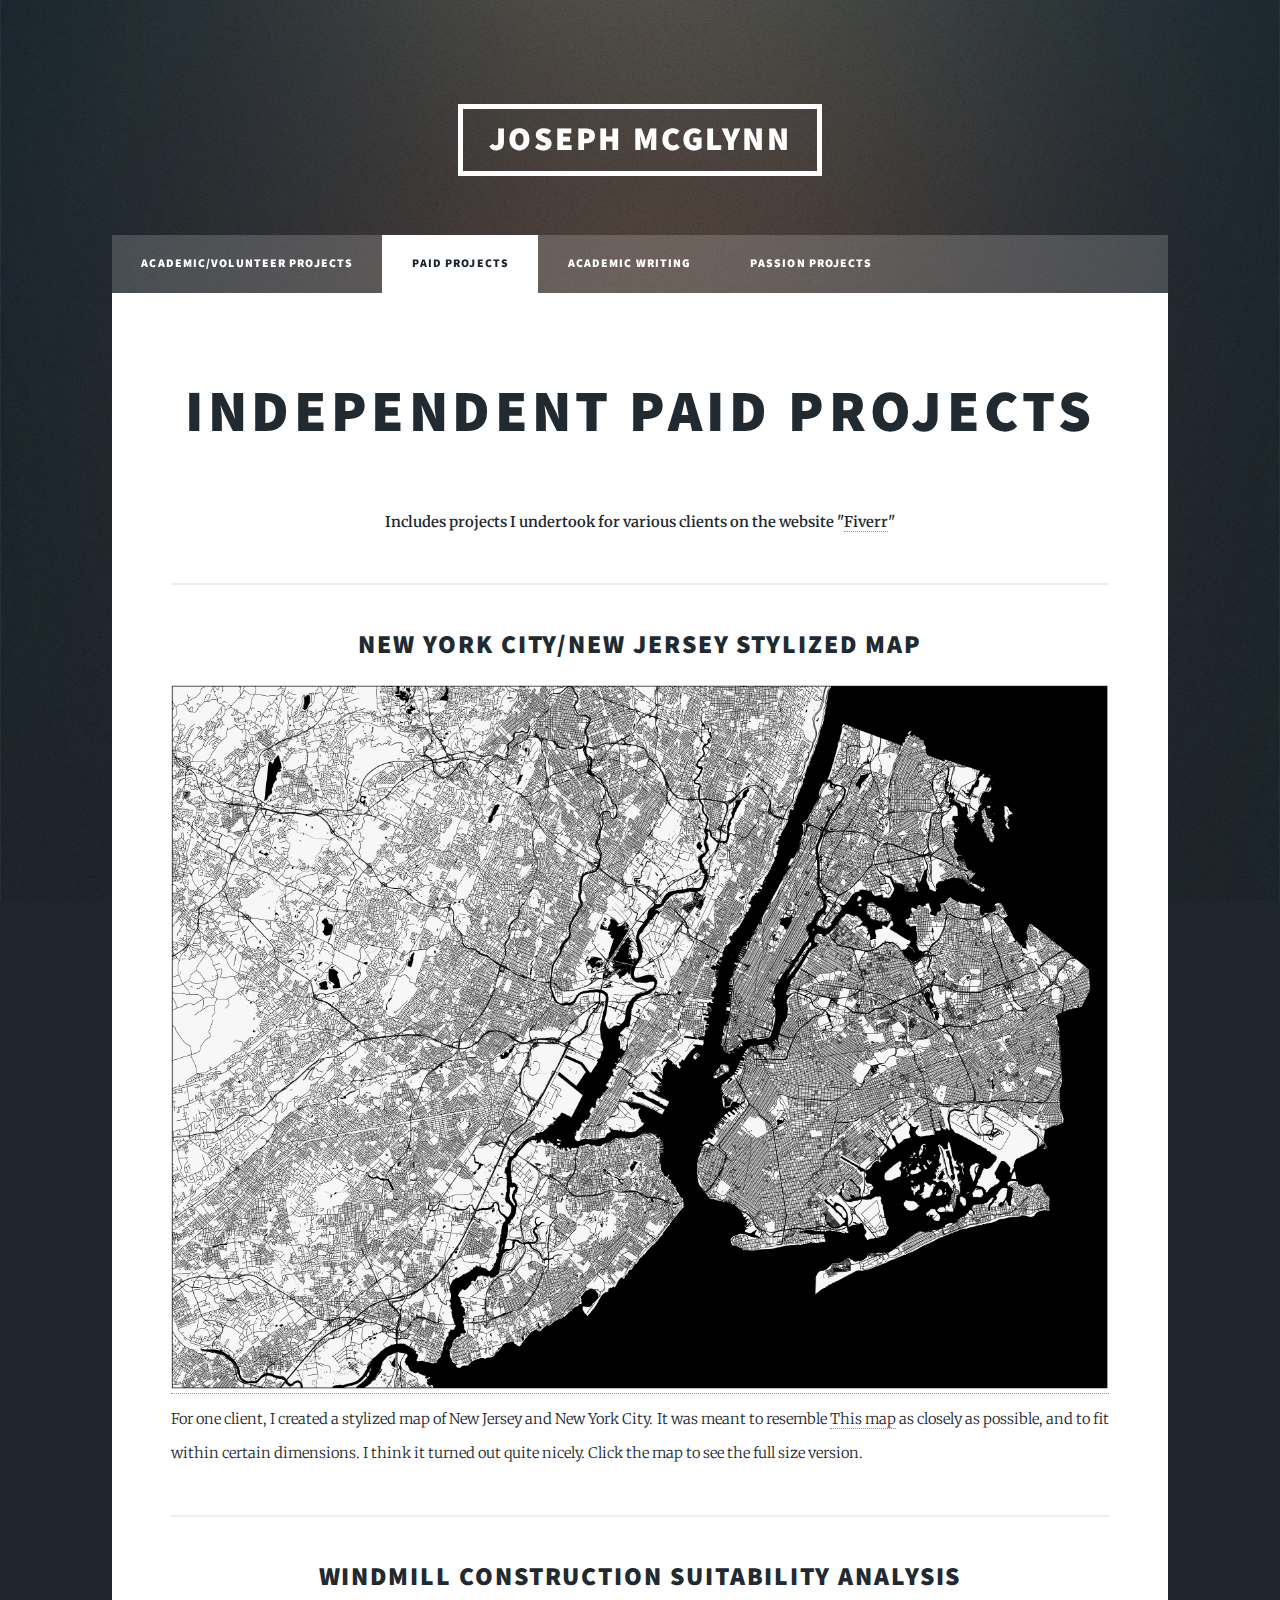
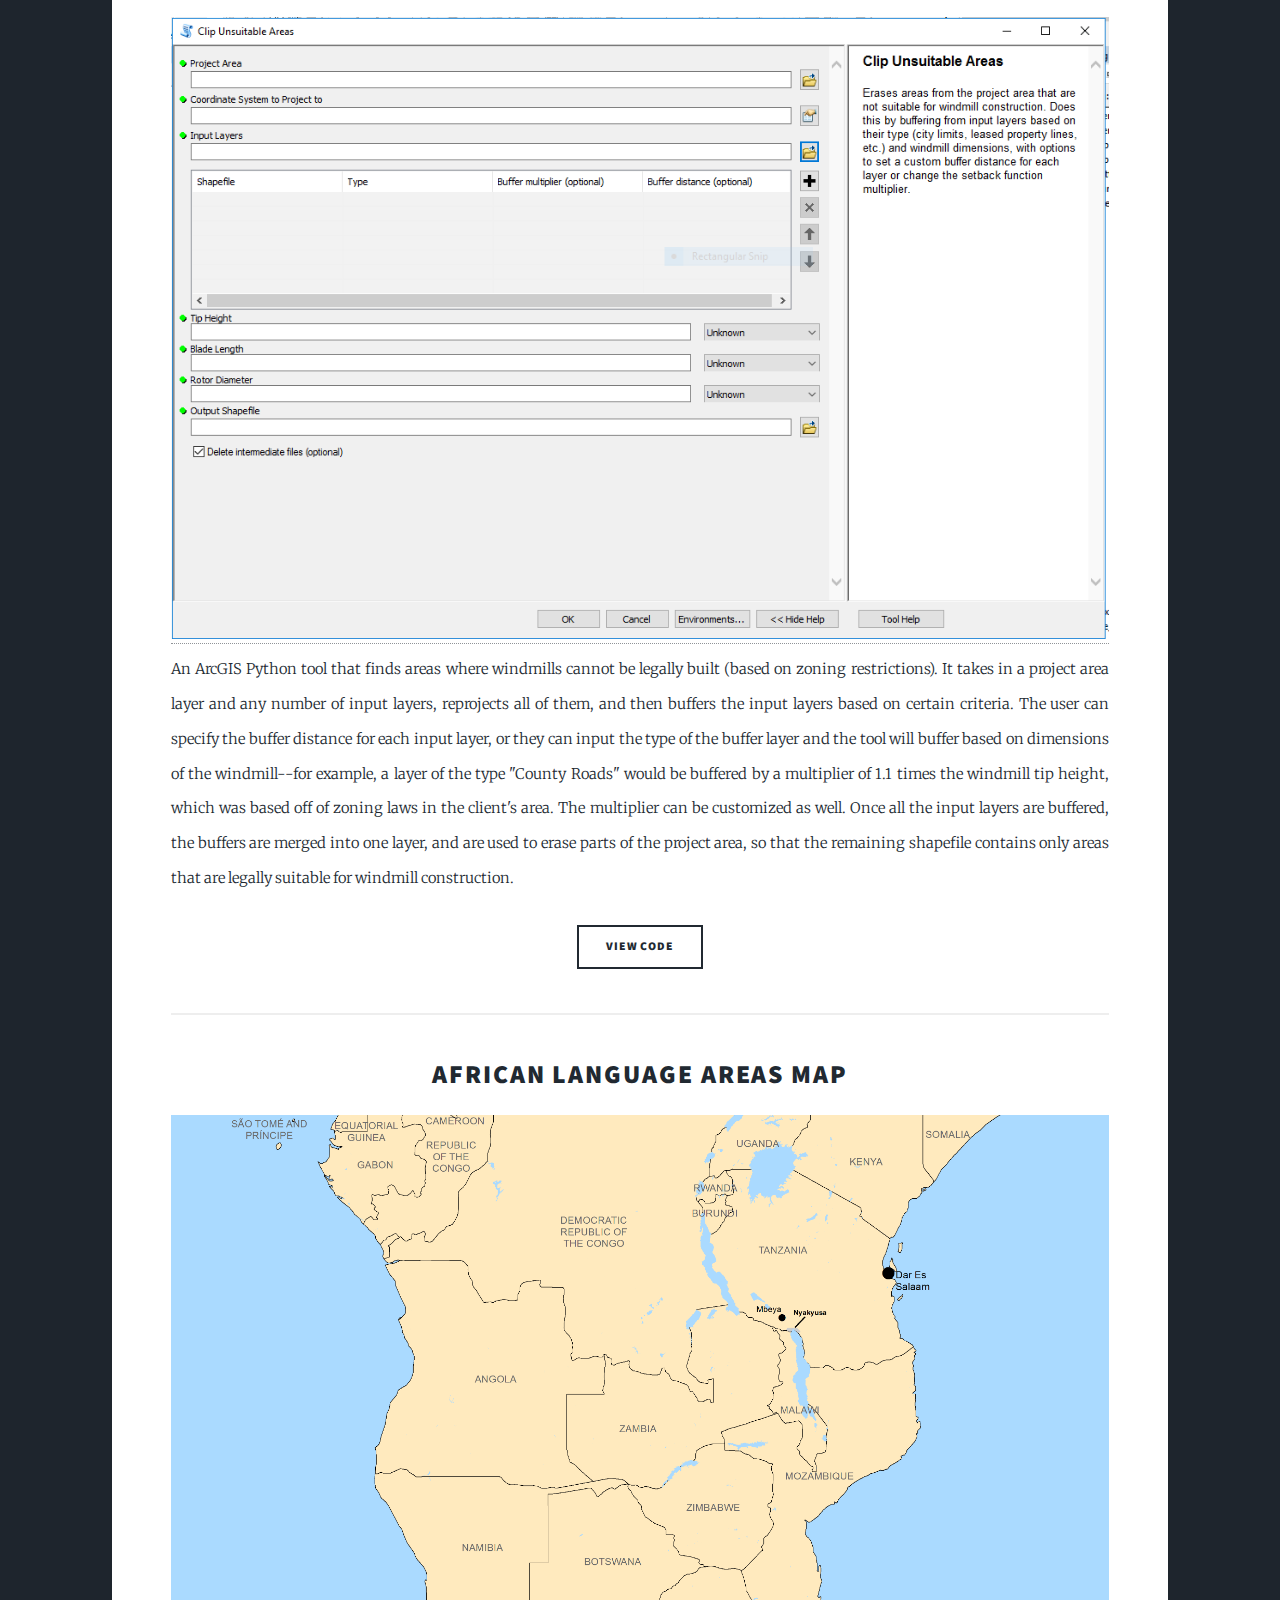
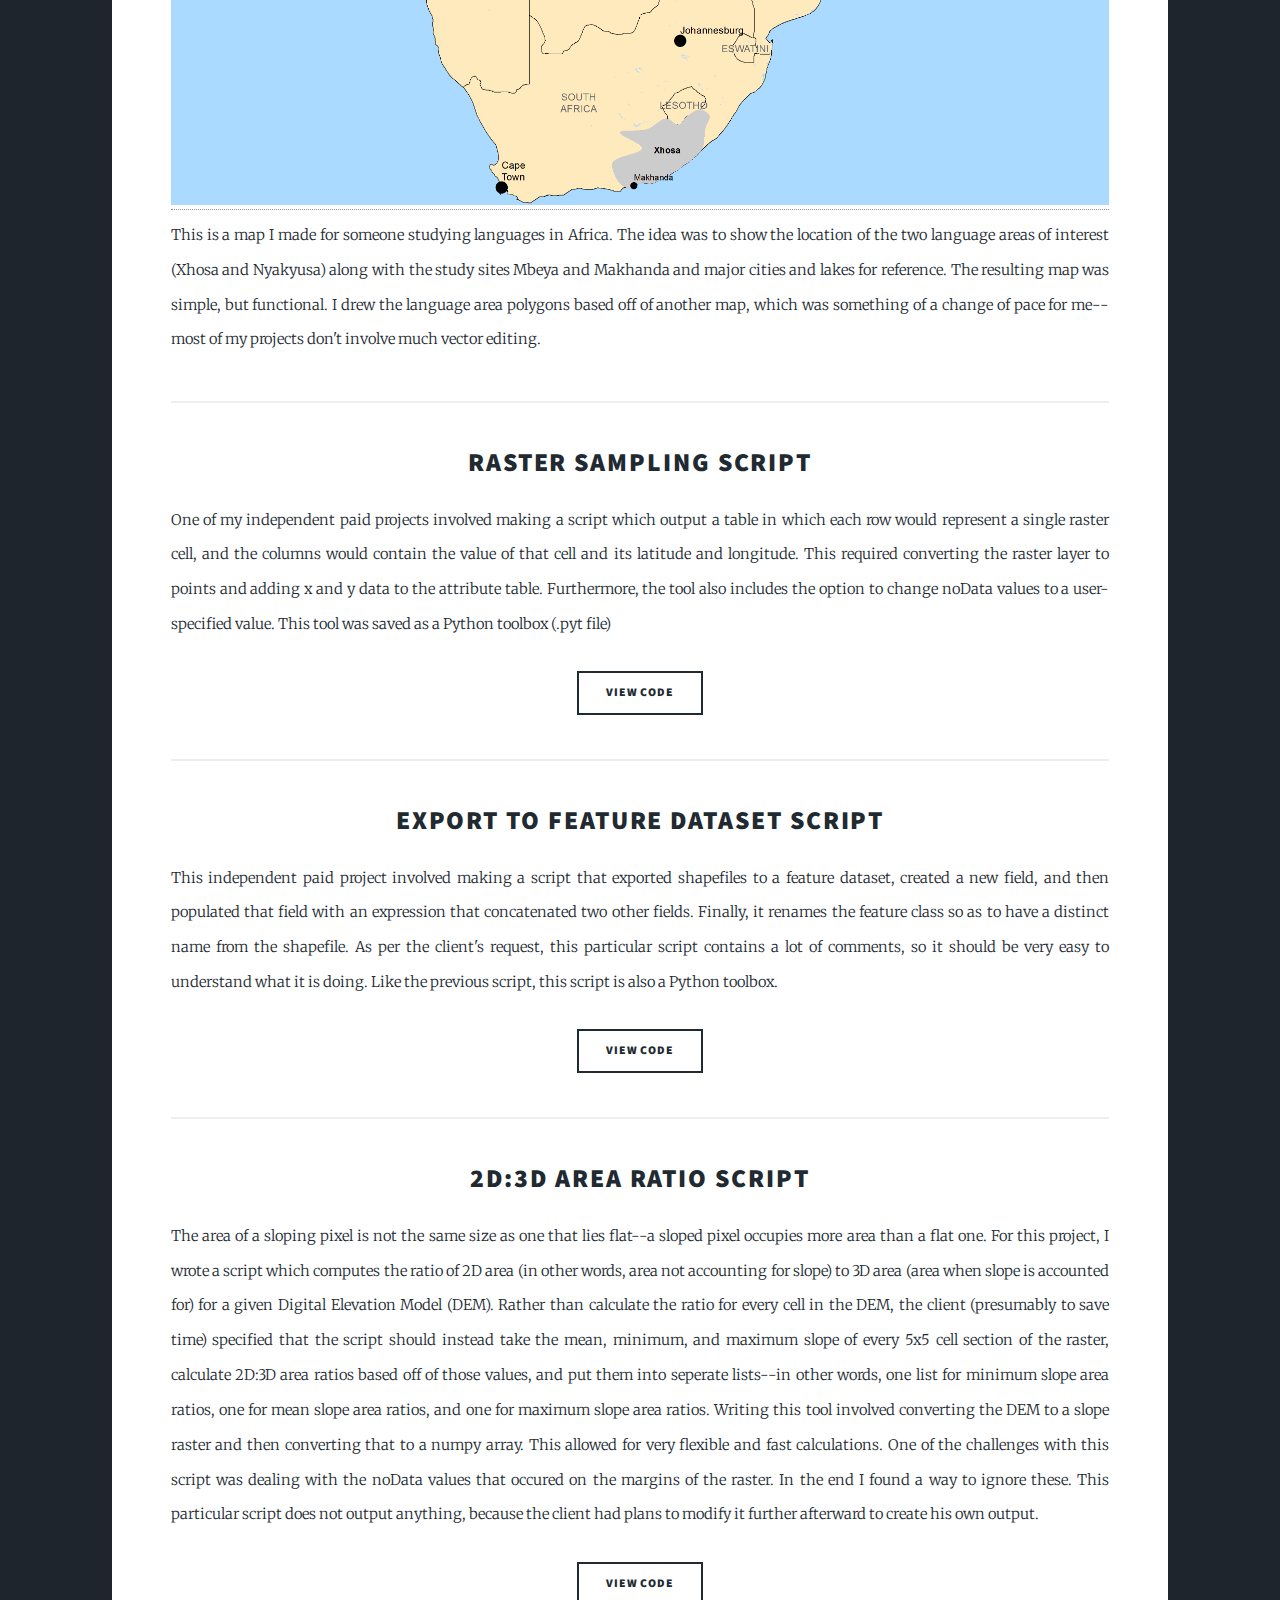
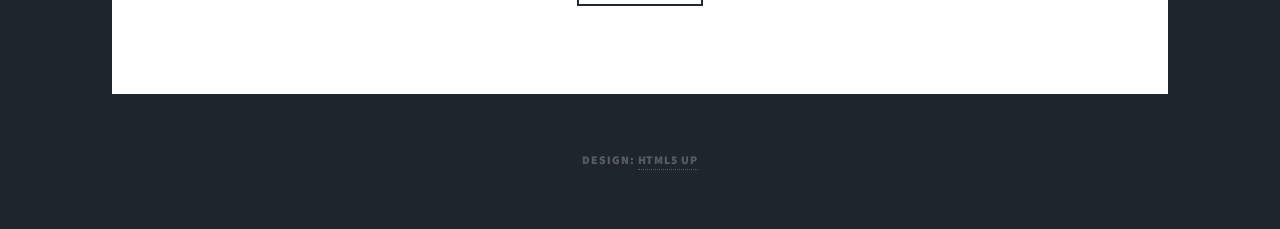
<file: paid.html>
<!DOCTYPE HTML>
<!--
	Massively by HTML5 UP
	html5up.net | @ajlkn
	Free for personal and commercial use under the CCA 3.0 license (html5up.net/license)
-->
<html>
	<head>
		<title>Paid GIS Projects</title>
		<meta charset="utf-8" />
		<meta name="viewport" content="width=device-width, initial-scale=1, user-scalable=no" />
		<link rel="stylesheet" href="assets/css/main.css" />
		<noscript><link rel="stylesheet" href="assets/css/noscript.css" /></noscript>
		<style>
			img {
				max-height:100%;
				max-width:100%;
			}
			h2, h4 {
				text-align: center;
			}
		</style>
	</head>
	<body class="is-preload">

		<!-- Wrapper -->
			<div id="wrapper">

				<!-- Header -->
					<header id="header">
						<a href="index.html" class="logo">Joseph McGlynn</a>
					</header>

				<!-- Nav -->
					<nav id="nav">
						<ul class="links">
							<li><a href="index.html">Academic/Volunteer Projects</a></li>
							<li class="active"><a href="paid.html">Paid Projects</a></li>
							<li><a href="writing.html">Academic Writing</a></li>
							<li><a href="passion.html">Passion Projects</a></li>
						</ul>
					</nav>

				<!-- Main -->
					<div id="main">

						<!-- Post -->
							<section class="post">
								<header class="major">
									<h1>Independent Paid Projects</h1>
								</header>
								<p style="text-align: center;"><b>Includes projects I undertook for various clients on the website "<a href=www.fiverr.com>Fiverr</a>"</b></p>
								<hr>
								<h2>New York City/New Jersey Stylized Map</h2>
								<a href="images/NYC_and_NJ.png" target="_blank"><img src="images/NYC_and_NJ.png"></a>
								<p>For one client, I created a stylized map of New Jersey and New York City. It was meant to resemble <a href="https://www.shutterstock.com/image-vector/map-manhattan-parts-bronx-queens-brooklyn-1105790402?src=JCbWpio_MCT178MUfLiCJQ-1-74">This map</a> as closely as possible, and to fit within certain dimensions. I think it turned out quite nicely. Click the map to see the full size version.</p>
								<hr>
                                <h2>Windmill Construction Suitability Analysis</h2>
                                <a href="images/windmill_tool.png" target="_blank"><img src="images/windmill_tool.png"></a>
                                <p>An ArcGIS Python tool that finds areas where windmills cannot be legally built (based on zoning restrictions). It takes in a project area layer and any number of input layers, reprojects all of them, and then buffers the input layers based on certain criteria. The user can specify the buffer distance for each input layer, or they can input the type of the buffer layer and the tool will buffer based on dimensions of the windmill--for example, a layer of the type "County Roads" would be buffered by a multiplier of 1.1 times the windmill tip height, which was based off of zoning laws in the client's area. The multiplier can be customized as well. Once all the input layers are buffered, the buffers are merged into one layer, and are used to erase parts of the project area, so that the remaining shapefile contains only areas that are legally suitable for windmill construction.</p>
                                <ul class="actions special">
                                    <li><a href="fiverr_scripts/Clip_Unsuitable_Areas.pyt" target="_blank" class="button">View Code</a></li>
                                </ul>
                                <hr>
								<h2>African Language Areas Map</h2>
								<a href="images/africa4.png" target="_blank"><img src="images/africa4.png"></a>
								<p>This is a map I made for someone studying languages in Africa. The idea was to show the location of the two language areas of interest (Xhosa and Nyakyusa) along with the study sites Mbeya and Makhanda and major cities and lakes for reference. The resulting map was simple, but functional. I drew the language area polygons based off of another map, which was something of a change of pace for me--most of my projects don't involve much vector editing.</p>
								<hr>
								<h2>Raster Sampling Script</h2>
								<p>One of my independent paid projects involved making a script which output a table in which each row would represent a single raster cell, and the columns would contain the value of that cell and its latitude and longitude. This required converting the raster layer to points and adding x and y data to the attribute table. Furthermore, the tool also includes the option to change noData values to a user-specified value. This tool was saved as a Python toolbox (.pyt file)</p>
								<ul class="actions special">
									<li><a href="fiverr_scripts/raster_sampling.pyt" target="_blank" class="button">View Code</a></li>
								</ul>
								<hr>
								<h2>Export to Feature Dataset Script</h2>
								<p>This independent paid project involved making a script that exported shapefiles to a feature dataset, created a new field, and then populated that field with an expression that concatenated two other fields. Finally, it renames the feature class so as to have a distinct name from the shapefile. As per the client's request, this particular script contains a lot of comments, so it should be very easy to understand what it is doing. Like the previous script, this script is also a Python toolbox.</p>
								<ul class="actions special">
									<li><a href="fiverr_scripts/feature_dataset_script.pyt" target="_blank" class="button">View Code</a></li>
								</ul>
								<hr>
								<h2>2D:3D Area Ratio Script</h2>
								<p>The area of a sloping pixel is not the same size as one that lies flat--a sloped pixel occupies more area than a flat one. For this project, I wrote a script which computes the ratio of 2D area (in other words, area not accounting for slope) to 3D area (area when slope is accounted for) for a given Digital Elevation Model (DEM). Rather than calculate the ratio for every cell in the DEM, the client (presumably to save time) specified that the script should instead take the mean, minimum, and maximum slope of every 5x5 cell section of the raster, calculate 2D:3D area ratios based off of those values, and put them into seperate lists--in other words, one list for minimum slope area ratios, one for mean slope area ratios, and one for maximum slope area ratios. Writing this tool involved converting the DEM to a slope raster and then converting that to a numpy array. This allowed for very flexible and fast calculations. One of the challenges with this script was dealing with the noData values that occured on the margins of the raster. In the end I found a way to ignore these. This particular script does not output anything, because the client had plans to modify it further afterward to create his own output.</p>
								<ul class="actions special">
									<li><a href="fiverr_scripts/2d_3d_ratio.py" target="_blank" class="button">View Code</a></li>
							</section>

					</div>

				<!-- Footer -->

				<!-- Copyright -->
					<div id="copyright">
						<ul><li>Design: <a href="https://html5up.net">HTML5 UP</a></li></ul>
					</div>

			</div>

		<!-- Scripts -->
			<script src="assets/js/jquery.min.js"></script>
			<script src="assets/js/jquery.scrollex.min.js"></script>
			<script src="assets/js/jquery.scrolly.min.js"></script>
			<script src="assets/js/browser.min.js"></script>
			<script src="assets/js/breakpoints.min.js"></script>
			<script src="assets/js/util.js"></script>
			<script src="assets/js/main.js"></script>

	</body>
</html>
</file>
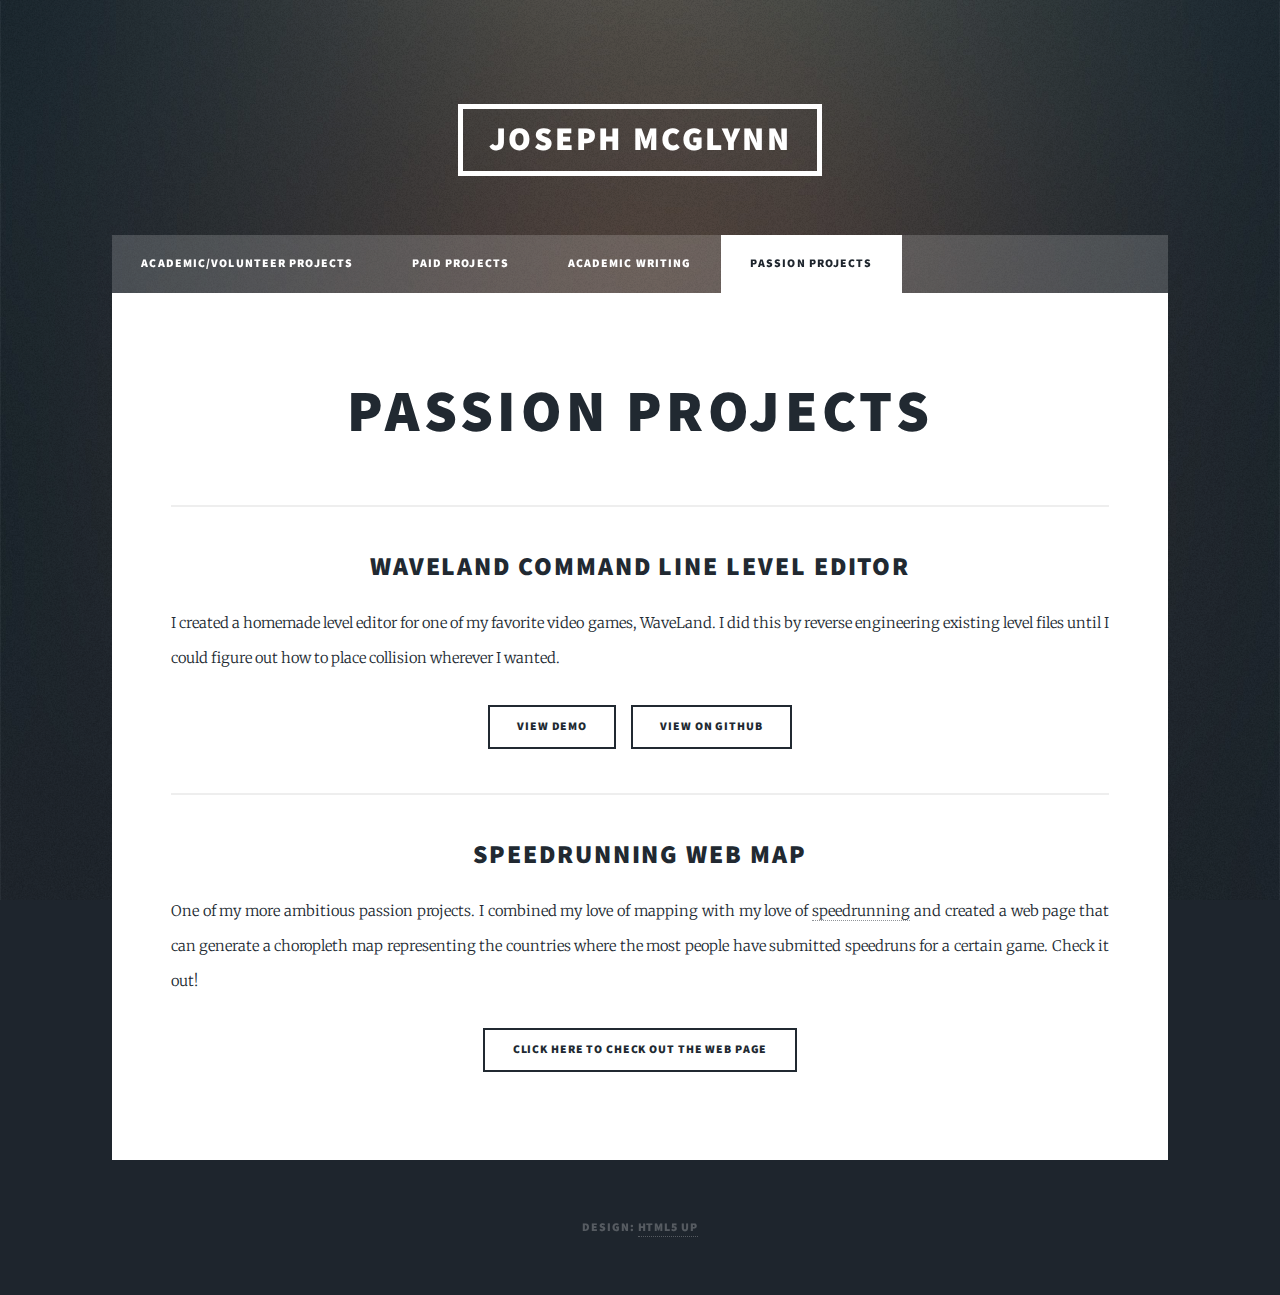
<file: passion.html>
<!DOCTYPE HTML>
<!--
	Massively by HTML5 UP
	html5up.net | @ajlkn
	Free for personal and commercial use under the CCA 3.0 license (html5up.net/license)
-->
<html>
	<head>
		<title>Passion Projects</title>
		<meta charset="utf-8" />
		<meta name="viewport" content="width=device-width, initial-scale=1, user-scalable=no" />
		<link rel="stylesheet" href="assets/css/main.css" />
		<noscript><link rel="stylesheet" href="assets/css/noscript.css" /></noscript>
		<style>
			img {
				max-height:100%;
				max-width:100%;
			}
			h2 {
				text-align: center;
			}
		</style>
	</head>
	<body class="is-preload">

		<!-- Wrapper -->
			<div id="wrapper">

				<!-- Header -->
					<header id="header">
						<a href="index.html" class="logo">Joseph McGlynn</a>
					</header>

				<!-- Nav -->
					<nav id="nav">
						<ul class="links">
							<li><a href="index.html">Academic/Volunteer Projects</a></li>
							<li><a href="paid.html">Paid Projects</a></li>
							<li><a href="writing.html">Academic Writing</a></li>
							<li class="active"><a href="passion.html">Passion Projects</a></li>
						</ul>
					</nav>

				<!-- Main -->
					<div id="main">

						<!-- Post -->
							<section class="post">
								<header class="major">
									<h1>Passion Projects</h1>
								</header>
								<hr>
								<h2>WaveLand Command Line Level Editor</h2>
								<!--<div class="image main"><img src="images/pic01.jpg" alt="" /></div>-->
								<p>I created a homemade level editor for one of my favorite video games, WaveLand. I did this by reverse engineering existing level files until I could figure out how to place collision wherever I wanted.</p>
								<ul class="actions special">
									<li><a href="https://streamable.com/c0tx0e" target="_blank" class="button">View Demo</a></li>
									<li><a href="https://github.com/naturalscienceuser/Vessel2" target="_blank" class="button">View on Github</a></li>
								</ul>
								<hr>
								<h2>Speedrunning web map</h2>
								<p>One of my more ambitious passion projects. I combined my love of mapping with my love of <a href="https://en.wikipedia.org/wiki/Speedrun">speedrunning</a> and created a web page that can generate a choropleth map representing the countries where the most people have submitted speedruns for a certain game. Check it out!</p>
								<ul class="actions special">
									<li><a href="srcMap.html" target="_blank" class="button">Click here to check out the web page</a></li>
								</ul>
								<!--
                                <hr>
								<h2>Short Stories</h2>
								<p>I have always been a strong writer, and enjoy writing fiction. I will link a couple of my stories below.</p>
								<ul class="actions special">
									<li><a href="https://drive.google.com/file/d/1eRBpYqNIZ3kzt4LCWVkP4je4y6FBH-VQ/view?usp=sharing" target="_blank" class="button">A Story with a Fairy</a></li>
									<li><a href="https://drive.google.com/file/d/1HTzJq4LUmsEDxvTea7HYpO8wdLUXgogg/view?usp=sharing" target="_blank" class="button">A Story with a Bird</a></li>
								</ul>
							</section>
                                -->
					</div>

				<!-- Footer -->
					<footer id="footer">
					</footer>

				<!-- Copyright -->
					<div id="copyright">
						<ul><li>Design: <a href="https://html5up.net">HTML5 UP</a></li></ul>
					</div>

			</div>

		<!-- Scripts -->
			<script src="assets/js/jquery.min.js"></script>
			<script src="assets/js/jquery.scrollex.min.js"></script>
			<script src="assets/js/jquery.scrolly.min.js"></script>
			<script src="assets/js/browser.min.js"></script>
			<script src="assets/js/breakpoints.min.js"></script>
			<script src="assets/js/util.js"></script>
			<script src="assets/js/main.js"></script>

	</body>
</html>
</file>
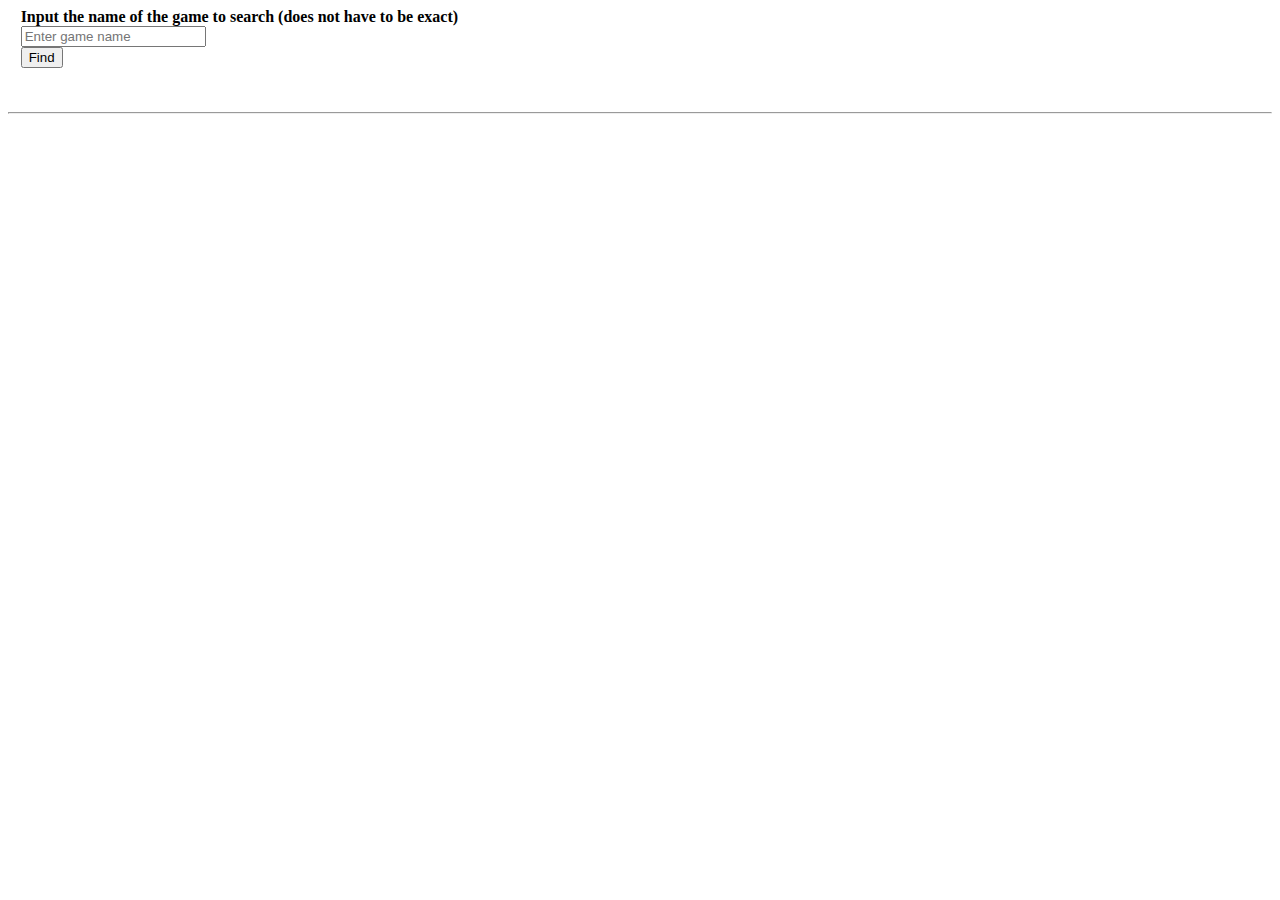
<file: srcMap.html>
<!DOCTYPE HTML>
<html>
	<head>
		<meta charset="utf-8" />
		<meta name='viewport' content='initial-scale=1,maximum-scale=1,user-scalable=no' />
        <link href="https://cdn.jsdelivr.net/npm/bootstrap@5.0.0-beta2/dist/css/bootstrap.min.css" rel="stylesheet" integrity="sha384-BmbxuPwQa2lc/FVzBcNJ7UAyJxM6wuqIj61tLrc4wSX0szH/Ev+nYRRuWlolflfl" crossorigin="anonymous">
		<script src='https://api.tiles.mapbox.com/mapbox-gl-js/v1.2.1/mapbox-gl.js'></script>
		<link href='https://api.tiles.mapbox.com/mapbox-gl-js/v1.2.1/mapbox-gl.css' rel='stylesheet' />
		<style type="text/css">

			#map { height:600px; width:75%; position:static; }

			.grid-container {
			  display: none;
			  grid-template-columns: 1fr 1fr 1fr;
			}

			.grid-item {
			  padding: 20px;
			  font-size: 30px;
			  text-align: center;
			}

			img { 
				object-fit: cover;
				width: 100%;
				max-height: 100%;
			}
            
            p {
                padding-left: 1%
            }

            label {
                padding-left: 1%
            }

		</style>
	</head>
	<body>

        <label for="gameForm"><b>Input the name of the game to search (does not have to be exact)</b></label>
        <div class="input-group mb-3" style="padding-left:1%; padding-right:70%;">
          <input id="gameForm" type="text" class="form-control" placeholder="Enter game name" aria-label="Example text with button addon" aria-describedby="button-addon1">
          <div class="input-group-append">
            <button class="btn btn-outline-secondary" type="button" id="button-addon1" onclick="getCategories()">Find</button>
          </div>
        </div>
        
        <label id="confirmGame" for="categoriesDropDown"></label>
        <!--<p id="confirmGame"></p>-->

        <div class="input-group mb-3" style="padding-left:1%">
			<select class="custom-select" id="categoriesDropDown" style="display: none"></select>
            <div class="input-group-append">
              <button id="selectButton" class="btn btn-outline-secondary" type="button" onclick="getLocationData()" value="Select" style="display: none;">Pick</button>
            </div>
        </div>

        <label id="pleaseWait" for="mapButton"></label>
        <!--<p id="pleaseWait"></p>-->

		<form style="padding-left:1%; padding-right:70%">
			<input class="form-control" id="mapButton" type="button" onclick="makeMap()" value="Make map!" style="display: none;">
		</form>
        
        <hr>

		<br>
		<div id="map"></div>
		<br>
		<div style="text-align: center;"><h2 id="legendTitle" style="display: none;">Players</h2></div>
		<div class="grid-container" id="gridContainer">
			<div class="grid-item"><p id="min" style="text-align: right">1</p></div>
			<div class="grid-item"><img src="images/srcGradient.png" alt="A legend for the map"></div>
			<div class="grid-item"><p id="max" style="text-align: left"></p></div>
        </div>
        <script src="https://cdn.jsdelivr.net/npm/bootstrap@5.0.0-beta2/dist/js/bootstrap.bundle.min.js" integrity="sha384-b5kHyXgcpbZJO/tY9Ul7kGkf1S0CWuKcCD38l8YkeH8z8QjE0GmW1gYU5S9FOnJ0" crossorigin="anonymous"></script>
	</body>
	<script src=mapScript.js></script>
</html>
</file>
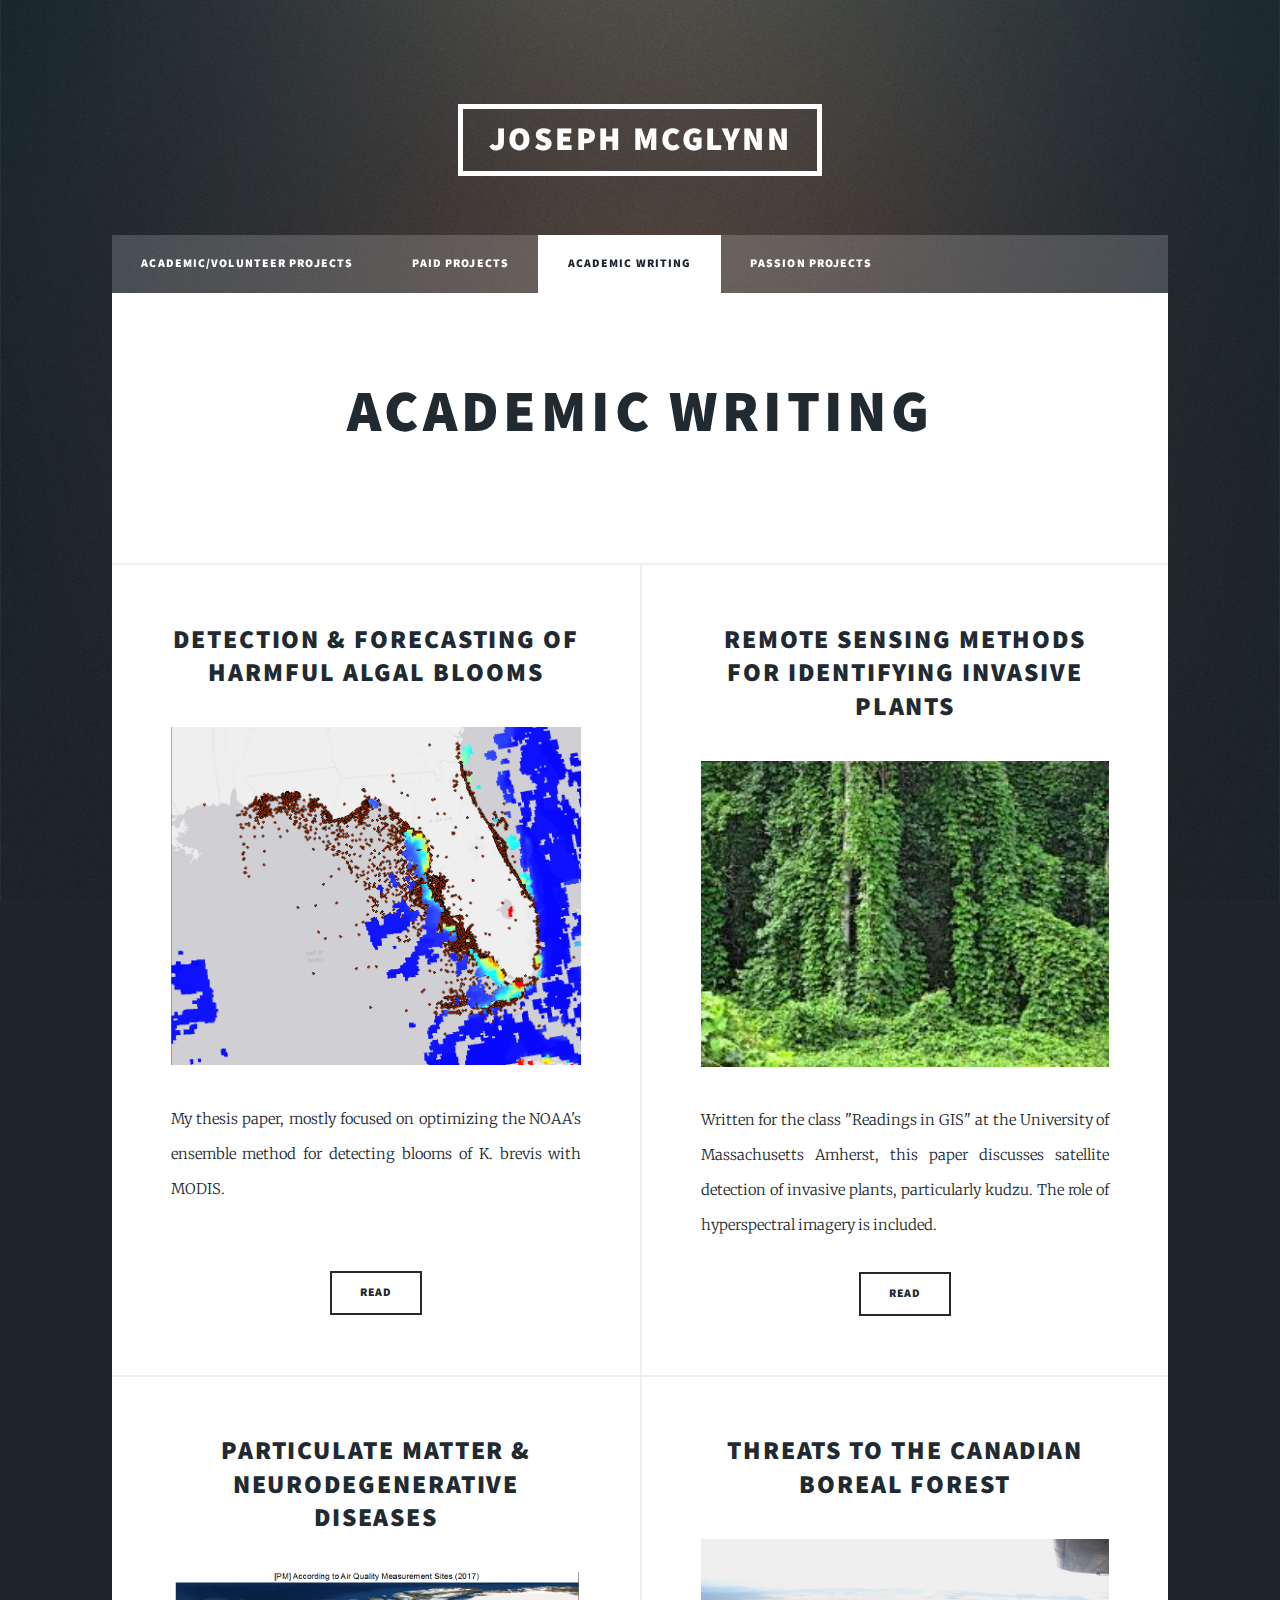
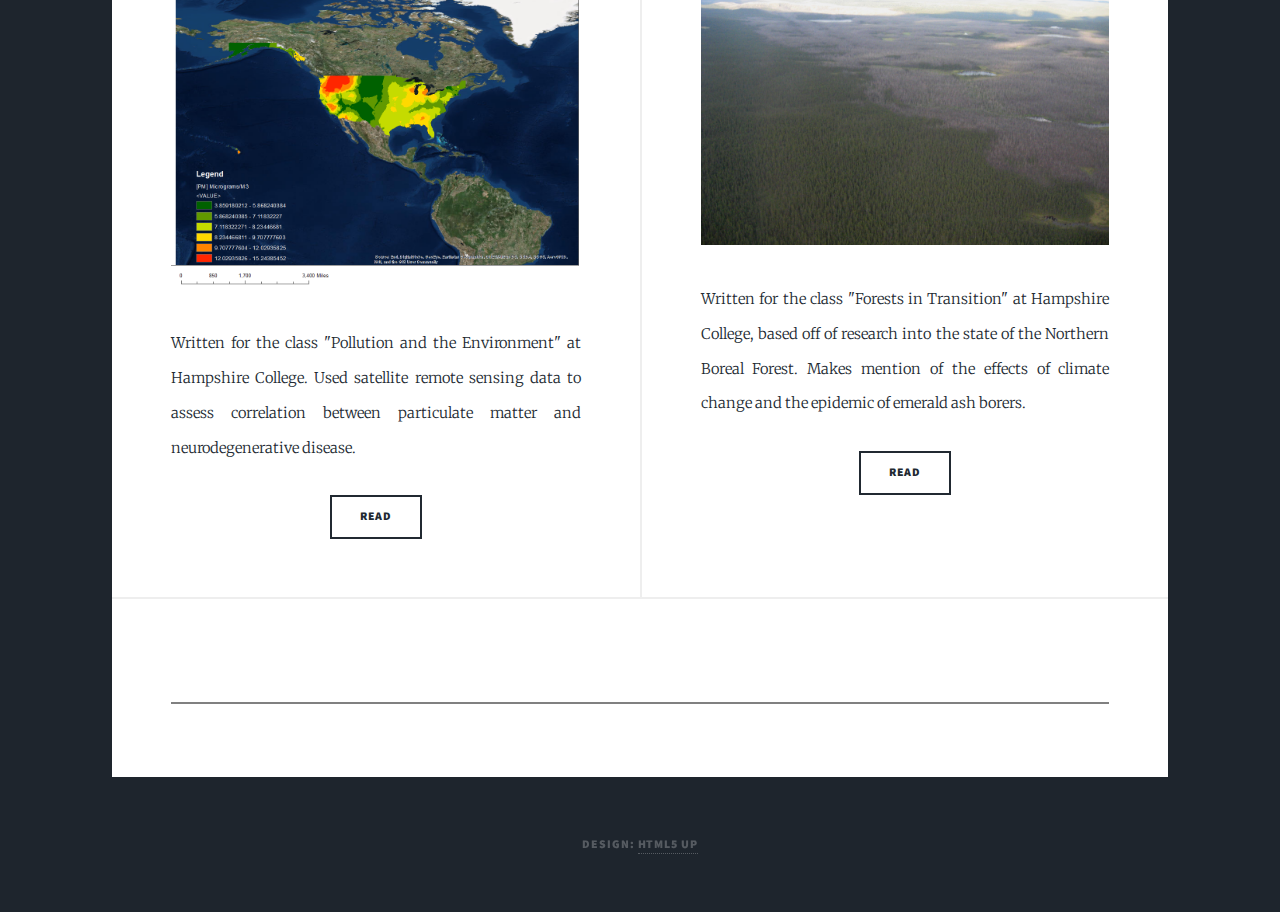
<file: writing.html>
<!DOCTYPE HTML>
<!--
	Massively by HTML5 UP
	html5up.net | @ajlkn
	Free for personal and commercial use under the CCA 3.0 license (html5up.net/license)
-->
<html>
	<head>
		<title>Academic Writing</title>
		<meta charset="utf-8" />
		<meta name="viewport" content="width=device-width, initial-scale=1, user-scalable=no" />
		<link rel="stylesheet" href="assets/css/main.css" />
		<noscript><link rel="stylesheet" href="assets/css/noscript.css" /></noscript>
		<style>
			img {
				max-height:100%;
				max-width:100%;
			}
			table {
			  table-layout: fixed ;
			  width: 100% ;
			}
			td {
			  width: 33% ;
			}
		</style>
	</head>
	<body class="is-preload">

		<!-- Wrapper -->
			<div id="wrapper" class="fade-in">
				<!-- Header -->
					<header id="header">
						<a href="index.html" class="logo">Joseph McGlynn</a>
					</header>
				<!-- Nav -->
					<nav id="nav">
						<ul class="links">
							<li><a href="index.html">Academic/Volunteer Projects</a></li>
							<li><a href="paid.html">Paid Projects</a></li>
							<li class="active"><a href="writing.html">Academic Writing</a></li>
							<li><a href="passion.html">Passion Projects</a></li>
						</ul>
					</nav>
				<!-- Main -->
					<div id="main">
						<!-- Featured Post -->
							<article class="post featured">
								<header class="major">
									<h1>Academic Writing</h1>
								</header>
							</article>
						<!-- Posts -->
							<section class="posts">
								<article>
									<header>
										<h2>Detection & Forecasting of Harmful Algal Blooms</h2>
									</header>
									<a href="https://drive.google.com/file/d/17ppJtA5GxyRmlt33i7BNUkRGwT_Xirr-/view?usp=sharing" target="_blank" class="image fit"><img src="images/divIII.png" alt="" /></a>
									<p>My thesis paper, mostly focused on optimizing the NOAA's ensemble method for detecting blooms of K. brevis with MODIS.</p>
									<br>
									<ul class="actions special">
										<li><a href="https://drive.google.com/file/d/17ppJtA5GxyRmlt33i7BNUkRGwT_Xirr-/view?usp=sharing" target="_blank" class="button">Read</a></li>
									</ul>
								</article>
								<article>
									<header>
										<h2>Remote Sensing Methods for Identifying Invasive Plants</h2>
									</header>
									<a href="https://drive.google.com/file/d/1A16YazZSP9i1toLKRYeO3nM2Hcy2Vf_S/view?usp=sharing" target="_blank" class="image fit"><img src="images/kudzu.jpg" alt="" /></a>
									<p>Written for the class "Readings in GIS" at the University of Massachusetts Amherst, this paper discusses satellite detection of invasive plants, particularly kudzu. The role of hyperspectral imagery is included.</p>
									<ul class="actions special">
										<li><a href="https://drive.google.com/file/d/1A16YazZSP9i1toLKRYeO3nM2Hcy2Vf_S/view?usp=sharing" target="_blank" class="button">Read</a></li>
									</ul>
								</article>
								<article>
									<header>
										<h2>Particulate Matter & Neurodegenerative Diseases</h2>
									</header>
									<a href="https://drive.google.com/file/d/11MYP-sz0dAeDVVaMC_mHUmNS9D9xuk7H/view?usp=sharing" target="_blank" class="image fit"><img src="images/pollution.png" alt="" /></a>
									<p>Written for the class "Pollution and the Environment" at Hampshire College. Used satellite remote sensing data to assess correlation between particulate matter and neurodegenerative disease.</p>
									<ul class="actions special">
										<li><a href="https://drive.google.com/file/d/11MYP-sz0dAeDVVaMC_mHUmNS9D9xuk7H/view?usp=sharing" target="_blank" class="button">Read</a></li>
									</ul>
								</article>
								<article>
									<header>
										<h2>Threats to the Canadian Boreal Forest</h2>
									</header>
									<a href="https://drive.google.com/file/d/1jHkg4Z3iftRNDg4wnsHLkYd1i6_P1WyG/view?usp=sharing" target="_blank" class="image fit"><img src="images/canada2.jpg" alt="" /></a>
									<p>Written for the class "Forests in Transition" at Hampshire College, based off of research into the state of the Northern Boreal Forest. Makes mention of the effects of climate change and the epidemic of emerald ash borers.</p>
									<ul class="actions special">
										<li><a href="https://drive.google.com/file/d/1jHkg4Z3iftRNDg4wnsHLkYd1i6_P1WyG/view?usp=sharing" class="button">Read</a></li>
									</ul>
								</article>
							</section>
						<!-- Footer -->
							<footer>
								<hr style="border-color:grey">
							</footer>

					</div>

				<!-- Footer -->

				<!-- Copyright -->
					<div id="copyright">
						<ul><li>Design: <a href="https://html5up.net">HTML5 UP</a></li></ul>
					</div>

			</div>

		<!-- Scripts -->
			<script src="assets/js/jquery.min.js"></script>
			<script src="assets/js/jquery.scrollex.min.js"></script>
			<script src="assets/js/jquery.scrolly.min.js"></script>
			<script src="assets/js/browser.min.js"></script>
			<script src="assets/js/breakpoints.min.js"></script>
			<script src="assets/js/util.js"></script>
			<script src="assets/js/main.js"></script>
      </script>
	</body>
</html>
</file>
<file: assets/css/main.css>
@import url(fontawesome-all.min.css);
@import url("https://fonts.googleapis.com/css?family=Merriweather:300,700,300italic,700italic|Source+Sans+Pro:900");

/*
	Massively by HTML5 UP
	html5up.net | @ajlkn
	Free for personal and commercial use under the CCA 3.0 license (html5up.net/license)
*/

html, body, div, span, applet, object,
iframe, h1, h2, h3, h4, h5, h6, p, blockquote,
pre, a, abbr, acronym, address, big, cite,
code, del, dfn, em, img, ins, kbd, q, s, samp,
small, strike, strong, sub, sup, tt, var, b,
u, i, center, dl, dt, dd, ol, ul, li, fieldset,
form, label, legend, table, caption, tbody,
tfoot, thead, tr, th, td, article, aside,
canvas, details, embed, figure, figcaption,
footer, header, hgroup, menu, nav, output, ruby,
section, summary, time, mark, audio, video {
	margin: 0;
	padding: 0;
	border: 0;
	font-size: 100%;
	font: inherit;
	vertical-align: baseline;}

article, aside, details, figcaption, figure,
footer, header, hgroup, menu, nav, section {
	display: block;}

body {
	line-height: 1;
}

ol, ul {
	list-style: none;
}

blockquote, q {
	quotes: none;
}

	blockquote:before, blockquote:after, q:before, q:after {
		content: '';
		content: none;
	}

table {
	border-collapse: collapse;
	border-spacing: 0;
}

body {
	-webkit-text-size-adjust: none;
}

mark {
	background-color: transparent;
	color: inherit;
}

input::-moz-focus-inner {
	border: 0;
	padding: 0;
}

input, textarea {
	-moz-appearance: none;
	-webkit-appearance: none;
	-ms-appearance: none;
	appearance: none;
}

/* Basic */

	@-ms-viewport {
		width: device-width;
	}

	body {
		-ms-overflow-style: scrollbar;
	}

	@media screen and (max-width: 480px) {

		html, body {
			min-width: 320px;
		}

	}

	html {
		box-sizing: border-box;
	}

	*, *:before, *:after {
		box-sizing: inherit;
	}

	body {
		background-color: #1e252d;
	}

		body.is-preload *, body.is-preload *:before, body.is-preload *:after {
			-moz-animation: none !important;
			-webkit-animation: none !important;
			-ms-animation: none !important;
			animation: none !important;
			-moz-transition: none !important;
			-webkit-transition: none !important;
			-ms-transition: none !important;
			transition: none !important;
		}

/* Type */

	html {
		font-size: 16pt;
	}

		@media screen and (max-width: 1680px) {

			html {
				font-size: 12pt;
			}

		}

		@media screen and (max-width: 1280px) {

			html {
				font-size: 11pt;
			}

		}

		@media screen and (max-width: 360px) {

			html {
				font-size: 10pt;
			}

		}

	body {
		color: #212931;
	}

	body, input, textarea {
		font-family: "Merriweather", Georgia, serif;
		font-weight: 300;
		font-size: 1rem;
		line-height: 2.375;
	}

	a {
		-moz-transition: color 0.2s ease-in-out, background-color 0.2s ease-in-out, border-color 0.2s ease-in-out, box-shadow 0.2s ease-in-out;
		-webkit-transition: color 0.2s ease-in-out, background-color 0.2s ease-in-out, border-color 0.2s ease-in-out, box-shadow 0.2s ease-in-out;
		-ms-transition: color 0.2s ease-in-out, background-color 0.2s ease-in-out, border-color 0.2s ease-in-out, box-shadow 0.2s ease-in-out;
		transition: color 0.2s ease-in-out, background-color 0.2s ease-in-out, border-color 0.2s ease-in-out, box-shadow 0.2s ease-in-out;
		border-bottom: dotted 1px;
		text-decoration: none;
	}

		a:hover {
			border-bottom-color: transparent;
		}

	strong, b {
		font-weight: 600;
	}

	em, i {
		font-style: italic;
	}

	p {
		text-align: justify;
		margin: 0 0 2rem 0;
	}

	h1, h2, h3, h4, h5, h6 {
		font-family: "Source Sans Pro", Helvetica, sans-serif;
		font-weight: 900;
		line-height: 1.5;
		letter-spacing: 0.075em;
		text-transform: uppercase;
		margin: 0 0 1rem 0;
	}

		h1 a, h2 a, h3 a, h4 a, h5 a, h6 a {
			border-bottom: 0;
			color: inherit;
			text-decoration: none;
		}

	h1 {
		font-size: 4rem;
		line-height: 1.1;
		margin: 0 0 2rem 0;
	}

	h2 {
		font-size: 1.75rem;
		line-height: 1.3;
		margin: 0 0 1.5rem 0;
	}

	h3 {
		font-size: 1.25rem;
		margin: 0 0 1.5rem 0;
	}

	h4 {
		font-size: 1rem;
	}

	h5 {
		font-size: 0.9rem;
	}

	h6 {
		font-size: 0.8rem;
	}

	sub {
		font-size: 0.8rem;
		position: relative;
		top: 0.5rem;
	}

	sup {
		font-size: 0.8rem;
		position: relative;
		top: -0.5rem;
	}

	blockquote {
		border-left: solid 4px;
		font-style: italic;
		margin: 0 0 2rem 0;
		padding: 0.5rem 0 0.5rem 2rem;
	}

	code {
		border: solid 2px;
		font-family: "Courier New", monospace;
		font-size: 0.9rem;
		margin: 0 0.25rem;
		padding: 0.25rem 0.65rem;
	}

	pre {
		-webkit-overflow-scrolling: touch;
		font-family: "Courier New", monospace;
		font-size: 0.9rem;
		margin: 0 0 2rem 0;
	}

		pre code {
			display: block;
			line-height: 1.75;
			padding: 1rem 1.5rem;
			overflow-x: auto;
		}

	hr {
		border: 0;
		border-bottom: solid 2px;
		margin: 3rem 0;
	}

		hr.major {
			margin: 5rem 0;
		}

	.align-left {
		text-align: left;
	}

	.align-center {
		text-align: center;
	}

	.align-right {
		text-align: right;
	}

	input, textarea {
		color: #212931;
	}

	a {
		color: #212931;
		border-bottom-color: rgba(33, 41, 49, 0.5);
	}

		a:hover {
			border-bottom-color: transparent;
			color: #18bfef !important;
		}

	strong, b {
		color: #212931;
	}

	h1, h2, h3, h4, h5, h6 {
		color: #212931;
	}

	blockquote {
		border-left-color: #eeeeee;
	}

	code {
		background: rgba(220, 220, 220, 0.25);
		border-color: #eeeeee;
	}

	hr {
		border-bottom-color: #eeeeee;
	}

/* Row */

	.row {
		display: flex;
		flex-wrap: wrap;
		box-sizing: border-box;
		align-items: stretch;
	}

		.row > * {
			box-sizing: border-box;
		}

		.row.gtr-uniform > * > :last-child {
			margin-bottom: 0;
		}

		.row.aln-left {
			justify-content: flex-start;
		}

		.row.aln-center {
			justify-content: center;
		}

		.row.aln-right {
			justify-content: flex-end;
		}

		.row.aln-top {
			align-items: flex-start;
		}

		.row.aln-middle {
			align-items: center;
		}

		.row.aln-bottom {
			align-items: flex-end;
		}

		.row > .imp {
			order: -1;
		}

		.row > .col-1 {
			width: 8.33333%;
		}

		.row > .off-1 {
			margin-left: 8.33333%;
		}

		.row > .col-2 {
			width: 16.66667%;
		}

		.row > .off-2 {
			margin-left: 16.66667%;
		}

		.row > .col-3 {
			width: 25%;
		}

		.row > .off-3 {
			margin-left: 25%;
		}

		.row > .col-4 {
			width: 33.33333%;
		}

		.row > .off-4 {
			margin-left: 33.33333%;
		}

		.row > .col-5 {
			width: 41.66667%;
		}

		.row > .off-5 {
			margin-left: 41.66667%;
		}

		.row > .col-6 {
			width: 50%;
		}

		.row > .off-6 {
			margin-left: 50%;
		}

		.row > .col-7 {
			width: 58.33333%;
		}

		.row > .off-7 {
			margin-left: 58.33333%;
		}

		.row > .col-8 {
			width: 66.66667%;
		}

		.row > .off-8 {
			margin-left: 66.66667%;
		}

		.row > .col-9 {
			width: 75%;
		}

		.row > .off-9 {
			margin-left: 75%;
		}

		.row > .col-10 {
			width: 83.33333%;
		}

		.row > .off-10 {
			margin-left: 83.33333%;
		}

		.row > .col-11 {
			width: 91.66667%;
		}

		.row > .off-11 {
			margin-left: 91.66667%;
		}

		.row > .col-12 {
			width: 100%;
		}

		.row > .off-12 {
			margin-left: 100%;
		}

		.row.gtr-0 {
			margin-top: 0;
			margin-left: 0rem;
		}

			.row.gtr-0 > * {
				padding: 0 0 0 0rem;
			}

			.row.gtr-0.gtr-uniform {
				margin-top: 0rem;
			}

				.row.gtr-0.gtr-uniform > * {
					padding-top: 0rem;
				}

		.row.gtr-25 {
			margin-top: 0;
			margin-left: -0.375rem;
		}

			.row.gtr-25 > * {
				padding: 0 0 0 0.375rem;
			}

			.row.gtr-25.gtr-uniform {
				margin-top: -0.375rem;
			}

				.row.gtr-25.gtr-uniform > * {
					padding-top: 0.375rem;
				}

		.row.gtr-50 {
			margin-top: 0;
			margin-left: -0.75rem;
		}

			.row.gtr-50 > * {
				padding: 0 0 0 0.75rem;
			}

			.row.gtr-50.gtr-uniform {
				margin-top: -0.75rem;
			}

				.row.gtr-50.gtr-uniform > * {
					padding-top: 0.75rem;
				}

		.row {
			margin-top: 0;
			margin-left: -1.5rem;
		}

			.row > * {
				padding: 0 0 0 1.5rem;
			}

			.row.gtr-uniform {
				margin-top: -1.5rem;
			}

				.row.gtr-uniform > * {
					padding-top: 1.5rem;
				}

		.row.gtr-150 {
			margin-top: 0;
			margin-left: -2.25rem;
		}

			.row.gtr-150 > * {
				padding: 0 0 0 2.25rem;
			}

			.row.gtr-150.gtr-uniform {
				margin-top: -2.25rem;
			}

				.row.gtr-150.gtr-uniform > * {
					padding-top: 2.25rem;
				}

		.row.gtr-200 {
			margin-top: 0;
			margin-left: -3rem;
		}

			.row.gtr-200 > * {
				padding: 0 0 0 3rem;
			}

			.row.gtr-200.gtr-uniform {
				margin-top: -3rem;
			}

				.row.gtr-200.gtr-uniform > * {
					padding-top: 3rem;
				}

		@media screen and (max-width: 1680px) {

			.row {
				display: flex;
				flex-wrap: wrap;
				box-sizing: border-box;
				align-items: stretch;
			}

				.row > * {
					box-sizing: border-box;
				}

				.row.gtr-uniform > * > :last-child {
					margin-bottom: 0;
				}

				.row.aln-left {
					justify-content: flex-start;
				}

				.row.aln-center {
					justify-content: center;
				}

				.row.aln-right {
					justify-content: flex-end;
				}

				.row.aln-top {
					align-items: flex-start;
				}

				.row.aln-middle {
					align-items: center;
				}

				.row.aln-bottom {
					align-items: flex-end;
				}

				.row > .imp-xlarge {
					order: -1;
				}

				.row > .col-1-xlarge {
					width: 8.33333%;
				}

				.row > .off-1-xlarge {
					margin-left: 8.33333%;
				}

				.row > .col-2-xlarge {
					width: 16.66667%;
				}

				.row > .off-2-xlarge {
					margin-left: 16.66667%;
				}

				.row > .col-3-xlarge {
					width: 25%;
				}

				.row > .off-3-xlarge {
					margin-left: 25%;
				}

				.row > .col-4-xlarge {
					width: 33.33333%;
				}

				.row > .off-4-xlarge {
					margin-left: 33.33333%;
				}

				.row > .col-5-xlarge {
					width: 41.66667%;
				}

				.row > .off-5-xlarge {
					margin-left: 41.66667%;
				}

				.row > .col-6-xlarge {
					width: 50%;
				}

				.row > .off-6-xlarge {
					margin-left: 50%;
				}

				.row > .col-7-xlarge {
					width: 58.33333%;
				}

				.row > .off-7-xlarge {
					margin-left: 58.33333%;
				}

				.row > .col-8-xlarge {
					width: 66.66667%;
				}

				.row > .off-8-xlarge {
					margin-left: 66.66667%;
				}

				.row > .col-9-xlarge {
					width: 75%;
				}

				.row > .off-9-xlarge {
					margin-left: 75%;
				}

				.row > .col-10-xlarge {
					width: 83.33333%;
				}

				.row > .off-10-xlarge {
					margin-left: 83.33333%;
				}

				.row > .col-11-xlarge {
					width: 91.66667%;
				}

				.row > .off-11-xlarge {
					margin-left: 91.66667%;
				}

				.row > .col-12-xlarge {
					width: 100%;
				}

				.row > .off-12-xlarge {
					margin-left: 100%;
				}

				.row.gtr-0 {
					margin-top: 0;
					margin-left: 0rem;
				}

					.row.gtr-0 > * {
						padding: 0 0 0 0rem;
					}

					.row.gtr-0.gtr-uniform {
						margin-top: 0rem;
					}

						.row.gtr-0.gtr-uniform > * {
							padding-top: 0rem;
						}

				.row.gtr-25 {
					margin-top: 0;
					margin-left: -0.375rem;
				}

					.row.gtr-25 > * {
						padding: 0 0 0 0.375rem;
					}

					.row.gtr-25.gtr-uniform {
						margin-top: -0.375rem;
					}

						.row.gtr-25.gtr-uniform > * {
							padding-top: 0.375rem;
						}

				.row.gtr-50 {
					margin-top: 0;
					margin-left: -0.75rem;
				}

					.row.gtr-50 > * {
						padding: 0 0 0 0.75rem;
					}

					.row.gtr-50.gtr-uniform {
						margin-top: -0.75rem;
					}

						.row.gtr-50.gtr-uniform > * {
							padding-top: 0.75rem;
						}

				.row {
					margin-top: 0;
					margin-left: -1.5rem;
				}

					.row > * {
						padding: 0 0 0 1.5rem;
					}

					.row.gtr-uniform {
						margin-top: -1.5rem;
					}

						.row.gtr-uniform > * {
							padding-top: 1.5rem;
						}

				.row.gtr-150 {
					margin-top: 0;
					margin-left: -2.25rem;
				}

					.row.gtr-150 > * {
						padding: 0 0 0 2.25rem;
					}

					.row.gtr-150.gtr-uniform {
						margin-top: -2.25rem;
					}

						.row.gtr-150.gtr-uniform > * {
							padding-top: 2.25rem;
						}

				.row.gtr-200 {
					margin-top: 0;
					margin-left: -3rem;
				}

					.row.gtr-200 > * {
						padding: 0 0 0 3rem;
					}

					.row.gtr-200.gtr-uniform {
						margin-top: -3rem;
					}

						.row.gtr-200.gtr-uniform > * {
							padding-top: 3rem;
						}

		}

		@media screen and (max-width: 1280px) {

			.row {
				display: flex;
				flex-wrap: wrap;
				box-sizing: border-box;
				align-items: stretch;
			}

				.row > * {
					box-sizing: border-box;
				}

				.row.gtr-uniform > * > :last-child {
					margin-bottom: 0;
				}

				.row.aln-left {
					justify-content: flex-start;
				}

				.row.aln-center {
					justify-content: center;
				}

				.row.aln-right {
					justify-content: flex-end;
				}

				.row.aln-top {
					align-items: flex-start;
				}

				.row.aln-middle {
					align-items: center;
				}

				.row.aln-bottom {
					align-items: flex-end;
				}

				.row > .imp-large {
					order: -1;
				}

				.row > .col-1-large {
					width: 8.33333%;
				}

				.row > .off-1-large {
					margin-left: 8.33333%;
				}

				.row > .col-2-large {
					width: 16.66667%;
				}

				.row > .off-2-large {
					margin-left: 16.66667%;
				}

				.row > .col-3-large {
					width: 25%;
				}

				.row > .off-3-large {
					margin-left: 25%;
				}

				.row > .col-4-large {
					width: 33.33333%;
				}

				.row > .off-4-large {
					margin-left: 33.33333%;
				}

				.row > .col-5-large {
					width: 41.66667%;
				}

				.row > .off-5-large {
					margin-left: 41.66667%;
				}

				.row > .col-6-large {
					width: 50%;
				}

				.row > .off-6-large {
					margin-left: 50%;
				}

				.row > .col-7-large {
					width: 58.33333%;
				}

				.row > .off-7-large {
					margin-left: 58.33333%;
				}

				.row > .col-8-large {
					width: 66.66667%;
				}

				.row > .off-8-large {
					margin-left: 66.66667%;
				}

				.row > .col-9-large {
					width: 75%;
				}

				.row > .off-9-large {
					margin-left: 75%;
				}

				.row > .col-10-large {
					width: 83.33333%;
				}

				.row > .off-10-large {
					margin-left: 83.33333%;
				}

				.row > .col-11-large {
					width: 91.66667%;
				}

				.row > .off-11-large {
					margin-left: 91.66667%;
				}

				.row > .col-12-large {
					width: 100%;
				}

				.row > .off-12-large {
					margin-left: 100%;
				}

				.row.gtr-0 {
					margin-top: 0;
					margin-left: 0rem;
				}

					.row.gtr-0 > * {
						padding: 0 0 0 0rem;
					}

					.row.gtr-0.gtr-uniform {
						margin-top: 0rem;
					}

						.row.gtr-0.gtr-uniform > * {
							padding-top: 0rem;
						}

				.row.gtr-25 {
					margin-top: 0;
					margin-left: -0.375rem;
				}

					.row.gtr-25 > * {
						padding: 0 0 0 0.375rem;
					}

					.row.gtr-25.gtr-uniform {
						margin-top: -0.375rem;
					}

						.row.gtr-25.gtr-uniform > * {
							padding-top: 0.375rem;
						}

				.row.gtr-50 {
					margin-top: 0;
					margin-left: -0.75rem;
				}

					.row.gtr-50 > * {
						padding: 0 0 0 0.75rem;
					}

					.row.gtr-50.gtr-uniform {
						margin-top: -0.75rem;
					}

						.row.gtr-50.gtr-uniform > * {
							padding-top: 0.75rem;
						}

				.row {
					margin-top: 0;
					margin-left: -1.5rem;
				}

					.row > * {
						padding: 0 0 0 1.5rem;
					}

					.row.gtr-uniform {
						margin-top: -1.5rem;
					}

						.row.gtr-uniform > * {
							padding-top: 1.5rem;
						}

				.row.gtr-150 {
					margin-top: 0;
					margin-left: -2.25rem;
				}

					.row.gtr-150 > * {
						padding: 0 0 0 2.25rem;
					}

					.row.gtr-150.gtr-uniform {
						margin-top: -2.25rem;
					}

						.row.gtr-150.gtr-uniform > * {
							padding-top: 2.25rem;
						}

				.row.gtr-200 {
					margin-top: 0;
					margin-left: -3rem;
				}

					.row.gtr-200 > * {
						padding: 0 0 0 3rem;
					}

					.row.gtr-200.gtr-uniform {
						margin-top: -3rem;
					}

						.row.gtr-200.gtr-uniform > * {
							padding-top: 3rem;
						}

		}

		@media screen and (max-width: 980px) {

			.row {
				display: flex;
				flex-wrap: wrap;
				box-sizing: border-box;
				align-items: stretch;
			}

				.row > * {
					box-sizing: border-box;
				}

				.row.gtr-uniform > * > :last-child {
					margin-bottom: 0;
				}

				.row.aln-left {
					justify-content: flex-start;
				}

				.row.aln-center {
					justify-content: center;
				}

				.row.aln-right {
					justify-content: flex-end;
				}

				.row.aln-top {
					align-items: flex-start;
				}

				.row.aln-middle {
					align-items: center;
				}

				.row.aln-bottom {
					align-items: flex-end;
				}

				.row > .imp-medium {
					order: -1;
				}

				.row > .col-1-medium {
					width: 8.33333%;
				}

				.row > .off-1-medium {
					margin-left: 8.33333%;
				}

				.row > .col-2-medium {
					width: 16.66667%;
				}

				.row > .off-2-medium {
					margin-left: 16.66667%;
				}

				.row > .col-3-medium {
					width: 25%;
				}

				.row > .off-3-medium {
					margin-left: 25%;
				}

				.row > .col-4-medium {
					width: 33.33333%;
				}

				.row > .off-4-medium {
					margin-left: 33.33333%;
				}

				.row > .col-5-medium {
					width: 41.66667%;
				}

				.row > .off-5-medium {
					margin-left: 41.66667%;
				}

				.row > .col-6-medium {
					width: 50%;
				}

				.row > .off-6-medium {
					margin-left: 50%;
				}

				.row > .col-7-medium {
					width: 58.33333%;
				}

				.row > .off-7-medium {
					margin-left: 58.33333%;
				}

				.row > .col-8-medium {
					width: 66.66667%;
				}

				.row > .off-8-medium {
					margin-left: 66.66667%;
				}

				.row > .col-9-medium {
					width: 75%;
				}

				.row > .off-9-medium {
					margin-left: 75%;
				}

				.row > .col-10-medium {
					width: 83.33333%;
				}

				.row > .off-10-medium {
					margin-left: 83.33333%;
				}

				.row > .col-11-medium {
					width: 91.66667%;
				}

				.row > .off-11-medium {
					margin-left: 91.66667%;
				}

				.row > .col-12-medium {
					width: 100%;
				}

				.row > .off-12-medium {
					margin-left: 100%;
				}

				.row.gtr-0 {
					margin-top: 0;
					margin-left: 0rem;
				}

					.row.gtr-0 > * {
						padding: 0 0 0 0rem;
					}

					.row.gtr-0.gtr-uniform {
						margin-top: 0rem;
					}

						.row.gtr-0.gtr-uniform > * {
							padding-top: 0rem;
						}

				.row.gtr-25 {
					margin-top: 0;
					margin-left: -0.375rem;
				}

					.row.gtr-25 > * {
						padding: 0 0 0 0.375rem;
					}

					.row.gtr-25.gtr-uniform {
						margin-top: -0.375rem;
					}

						.row.gtr-25.gtr-uniform > * {
							padding-top: 0.375rem;
						}

				.row.gtr-50 {
					margin-top: 0;
					margin-left: -0.75rem;
				}

					.row.gtr-50 > * {
						padding: 0 0 0 0.75rem;
					}

					.row.gtr-50.gtr-uniform {
						margin-top: -0.75rem;
					}

						.row.gtr-50.gtr-uniform > * {
							padding-top: 0.75rem;
						}

				.row {
					margin-top: 0;
					margin-left: -1.5rem;
				}

					.row > * {
						padding: 0 0 0 1.5rem;
					}

					.row.gtr-uniform {
						margin-top: -1.5rem;
					}

						.row.gtr-uniform > * {
							padding-top: 1.5rem;
						}

				.row.gtr-150 {
					margin-top: 0;
					margin-left: -2.25rem;
				}

					.row.gtr-150 > * {
						padding: 0 0 0 2.25rem;
					}

					.row.gtr-150.gtr-uniform {
						margin-top: -2.25rem;
					}

						.row.gtr-150.gtr-uniform > * {
							padding-top: 2.25rem;
						}

				.row.gtr-200 {
					margin-top: 0;
					margin-left: -3rem;
				}

					.row.gtr-200 > * {
						padding: 0 0 0 3rem;
					}

					.row.gtr-200.gtr-uniform {
						margin-top: -3rem;
					}

						.row.gtr-200.gtr-uniform > * {
							padding-top: 3rem;
						}

		}

		@media screen and (max-width: 736px) {

			.row {
				display: flex;
				flex-wrap: wrap;
				box-sizing: border-box;
				align-items: stretch;
			}

				.row > * {
					box-sizing: border-box;
				}

				.row.gtr-uniform > * > :last-child {
					margin-bottom: 0;
				}

				.row.aln-left {
					justify-content: flex-start;
				}

				.row.aln-center {
					justify-content: center;
				}

				.row.aln-right {
					justify-content: flex-end;
				}

				.row.aln-top {
					align-items: flex-start;
				}

				.row.aln-middle {
					align-items: center;
				}

				.row.aln-bottom {
					align-items: flex-end;
				}

				.row > .imp-small {
					order: -1;
				}

				.row > .col-1-small {
					width: 8.33333%;
				}

				.row > .off-1-small {
					margin-left: 8.33333%;
				}

				.row > .col-2-small {
					width: 16.66667%;
				}

				.row > .off-2-small {
					margin-left: 16.66667%;
				}

				.row > .col-3-small {
					width: 25%;
				}

				.row > .off-3-small {
					margin-left: 25%;
				}

				.row > .col-4-small {
					width: 33.33333%;
				}

				.row > .off-4-small {
					margin-left: 33.33333%;
				}

				.row > .col-5-small {
					width: 41.66667%;
				}

				.row > .off-5-small {
					margin-left: 41.66667%;
				}

				.row > .col-6-small {
					width: 50%;
				}

				.row > .off-6-small {
					margin-left: 50%;
				}

				.row > .col-7-small {
					width: 58.33333%;
				}

				.row > .off-7-small {
					margin-left: 58.33333%;
				}

				.row > .col-8-small {
					width: 66.66667%;
				}

				.row > .off-8-small {
					margin-left: 66.66667%;
				}

				.row > .col-9-small {
					width: 75%;
				}

				.row > .off-9-small {
					margin-left: 75%;
				}

				.row > .col-10-small {
					width: 83.33333%;
				}

				.row > .off-10-small {
					margin-left: 83.33333%;
				}

				.row > .col-11-small {
					width: 91.66667%;
				}

				.row > .off-11-small {
					margin-left: 91.66667%;
				}

				.row > .col-12-small {
					width: 100%;
				}

				.row > .off-12-small {
					margin-left: 100%;
				}

				.row.gtr-0 {
					margin-top: 0;
					margin-left: 0rem;
				}

					.row.gtr-0 > * {
						padding: 0 0 0 0rem;
					}

					.row.gtr-0.gtr-uniform {
						margin-top: 0rem;
					}

						.row.gtr-0.gtr-uniform > * {
							padding-top: 0rem;
						}

				.row.gtr-25 {
					margin-top: 0;
					margin-left: -0.375rem;
				}

					.row.gtr-25 > * {
						padding: 0 0 0 0.375rem;
					}

					.row.gtr-25.gtr-uniform {
						margin-top: -0.375rem;
					}

						.row.gtr-25.gtr-uniform > * {
							padding-top: 0.375rem;
						}

				.row.gtr-50 {
					margin-top: 0;
					margin-left: -0.75rem;
				}

					.row.gtr-50 > * {
						padding: 0 0 0 0.75rem;
					}

					.row.gtr-50.gtr-uniform {
						margin-top: -0.75rem;
					}

						.row.gtr-50.gtr-uniform > * {
							padding-top: 0.75rem;
						}

				.row {
					margin-top: 0;
					margin-left: -1.5rem;
				}

					.row > * {
						padding: 0 0 0 1.5rem;
					}

					.row.gtr-uniform {
						margin-top: -1.5rem;
					}

						.row.gtr-uniform > * {
							padding-top: 1.5rem;
						}

				.row.gtr-150 {
					margin-top: 0;
					margin-left: -2.25rem;
				}

					.row.gtr-150 > * {
						padding: 0 0 0 2.25rem;
					}

					.row.gtr-150.gtr-uniform {
						margin-top: -2.25rem;
					}

						.row.gtr-150.gtr-uniform > * {
							padding-top: 2.25rem;
						}

				.row.gtr-200 {
					margin-top: 0;
					margin-left: -3rem;
				}

					.row.gtr-200 > * {
						padding: 0 0 0 3rem;
					}

					.row.gtr-200.gtr-uniform {
						margin-top: -3rem;
					}

						.row.gtr-200.gtr-uniform > * {
							padding-top: 3rem;
						}

		}

		@media screen and (max-width: 480px) {

			.row {
				display: flex;
				flex-wrap: wrap;
				box-sizing: border-box;
				align-items: stretch;
			}

				.row > * {
					box-sizing: border-box;
				}

				.row.gtr-uniform > * > :last-child {
					margin-bottom: 0;
				}

				.row.aln-left {
					justify-content: flex-start;
				}

				.row.aln-center {
					justify-content: center;
				}

				.row.aln-right {
					justify-content: flex-end;
				}

				.row.aln-top {
					align-items: flex-start;
				}

				.row.aln-middle {
					align-items: center;
				}

				.row.aln-bottom {
					align-items: flex-end;
				}

				.row > .imp-xsmall {
					order: -1;
				}

				.row > .col-1-xsmall {
					width: 8.33333%;
				}

				.row > .off-1-xsmall {
					margin-left: 8.33333%;
				}

				.row > .col-2-xsmall {
					width: 16.66667%;
				}

				.row > .off-2-xsmall {
					margin-left: 16.66667%;
				}

				.row > .col-3-xsmall {
					width: 25%;
				}

				.row > .off-3-xsmall {
					margin-left: 25%;
				}

				.row > .col-4-xsmall {
					width: 33.33333%;
				}

				.row > .off-4-xsmall {
					margin-left: 33.33333%;
				}

				.row > .col-5-xsmall {
					width: 41.66667%;
				}

				.row > .off-5-xsmall {
					margin-left: 41.66667%;
				}

				.row > .col-6-xsmall {
					width: 50%;
				}

				.row > .off-6-xsmall {
					margin-left: 50%;
				}

				.row > .col-7-xsmall {
					width: 58.33333%;
				}

				.row > .off-7-xsmall {
					margin-left: 58.33333%;
				}

				.row > .col-8-xsmall {
					width: 66.66667%;
				}

				.row > .off-8-xsmall {
					margin-left: 66.66667%;
				}

				.row > .col-9-xsmall {
					width: 75%;
				}

				.row > .off-9-xsmall {
					margin-left: 75%;
				}

				.row > .col-10-xsmall {
					width: 83.33333%;
				}

				.row > .off-10-xsmall {
					margin-left: 83.33333%;
				}

				.row > .col-11-xsmall {
					width: 91.66667%;
				}

				.row > .off-11-xsmall {
					margin-left: 91.66667%;
				}

				.row > .col-12-xsmall {
					width: 100%;
				}

				.row > .off-12-xsmall {
					margin-left: 100%;
				}

				.row.gtr-0 {
					margin-top: 0;
					margin-left: 0rem;
				}

					.row.gtr-0 > * {
						padding: 0 0 0 0rem;
					}

					.row.gtr-0.gtr-uniform {
						margin-top: 0rem;
					}

						.row.gtr-0.gtr-uniform > * {
							padding-top: 0rem;
						}

				.row.gtr-25 {
					margin-top: 0;
					margin-left: -0.375rem;
				}

					.row.gtr-25 > * {
						padding: 0 0 0 0.375rem;
					}

					.row.gtr-25.gtr-uniform {
						margin-top: -0.375rem;
					}

						.row.gtr-25.gtr-uniform > * {
							padding-top: 0.375rem;
						}

				.row.gtr-50 {
					margin-top: 0;
					margin-left: -0.75rem;
				}

					.row.gtr-50 > * {
						padding: 0 0 0 0.75rem;
					}

					.row.gtr-50.gtr-uniform {
						margin-top: -0.75rem;
					}

						.row.gtr-50.gtr-uniform > * {
							padding-top: 0.75rem;
						}

				.row {
					margin-top: 0;
					margin-left: -1.5rem;
				}

					.row > * {
						padding: 0 0 0 1.5rem;
					}

					.row.gtr-uniform {
						margin-top: -1.5rem;
					}

						.row.gtr-uniform > * {
							padding-top: 1.5rem;
						}

				.row.gtr-150 {
					margin-top: 0;
					margin-left: -2.25rem;
				}

					.row.gtr-150 > * {
						padding: 0 0 0 2.25rem;
					}

					.row.gtr-150.gtr-uniform {
						margin-top: -2.25rem;
					}

						.row.gtr-150.gtr-uniform > * {
							padding-top: 2.25rem;
						}

				.row.gtr-200 {
					margin-top: 0;
					margin-left: -3rem;
				}

					.row.gtr-200 > * {
						padding: 0 0 0 3rem;
					}

					.row.gtr-200.gtr-uniform {
						margin-top: -3rem;
					}

						.row.gtr-200.gtr-uniform > * {
							padding-top: 3rem;
						}

		}

		@media screen and (max-width: 360px) {

			.row {
				display: flex;
				flex-wrap: wrap;
				box-sizing: border-box;
				align-items: stretch;
			}

				.row > * {
					box-sizing: border-box;
				}

				.row.gtr-uniform > * > :last-child {
					margin-bottom: 0;
				}

				.row.aln-left {
					justify-content: flex-start;
				}

				.row.aln-center {
					justify-content: center;
				}

				.row.aln-right {
					justify-content: flex-end;
				}

				.row.aln-top {
					align-items: flex-start;
				}

				.row.aln-middle {
					align-items: center;
				}

				.row.aln-bottom {
					align-items: flex-end;
				}

				.row > .imp-xxsmall {
					order: -1;
				}

				.row > .col-1-xxsmall {
					width: 8.33333%;
				}

				.row > .off-1-xxsmall {
					margin-left: 8.33333%;
				}

				.row > .col-2-xxsmall {
					width: 16.66667%;
				}

				.row > .off-2-xxsmall {
					margin-left: 16.66667%;
				}

				.row > .col-3-xxsmall {
					width: 25%;
				}

				.row > .off-3-xxsmall {
					margin-left: 25%;
				}

				.row > .col-4-xxsmall {
					width: 33.33333%;
				}

				.row > .off-4-xxsmall {
					margin-left: 33.33333%;
				}

				.row > .col-5-xxsmall {
					width: 41.66667%;
				}

				.row > .off-5-xxsmall {
					margin-left: 41.66667%;
				}

				.row > .col-6-xxsmall {
					width: 50%;
				}

				.row > .off-6-xxsmall {
					margin-left: 50%;
				}

				.row > .col-7-xxsmall {
					width: 58.33333%;
				}

				.row > .off-7-xxsmall {
					margin-left: 58.33333%;
				}

				.row > .col-8-xxsmall {
					width: 66.66667%;
				}

				.row > .off-8-xxsmall {
					margin-left: 66.66667%;
				}

				.row > .col-9-xxsmall {
					width: 75%;
				}

				.row > .off-9-xxsmall {
					margin-left: 75%;
				}

				.row > .col-10-xxsmall {
					width: 83.33333%;
				}

				.row > .off-10-xxsmall {
					margin-left: 83.33333%;
				}

				.row > .col-11-xxsmall {
					width: 91.66667%;
				}

				.row > .off-11-xxsmall {
					margin-left: 91.66667%;
				}

				.row > .col-12-xxsmall {
					width: 100%;
				}

				.row > .off-12-xxsmall {
					margin-left: 100%;
				}

				.row.gtr-0 {
					margin-top: 0;
					margin-left: 0rem;
				}

					.row.gtr-0 > * {
						padding: 0 0 0 0rem;
					}

					.row.gtr-0.gtr-uniform {
						margin-top: 0rem;
					}

						.row.gtr-0.gtr-uniform > * {
							padding-top: 0rem;
						}

				.row.gtr-25 {
					margin-top: 0;
					margin-left: -0.375rem;
				}

					.row.gtr-25 > * {
						padding: 0 0 0 0.375rem;
					}

					.row.gtr-25.gtr-uniform {
						margin-top: -0.375rem;
					}

						.row.gtr-25.gtr-uniform > * {
							padding-top: 0.375rem;
						}

				.row.gtr-50 {
					margin-top: 0;
					margin-left: -0.75rem;
				}

					.row.gtr-50 > * {
						padding: 0 0 0 0.75rem;
					}

					.row.gtr-50.gtr-uniform {
						margin-top: -0.75rem;
					}

						.row.gtr-50.gtr-uniform > * {
							padding-top: 0.75rem;
						}

				.row {
					margin-top: 0;
					margin-left: -1.5rem;
				}

					.row > * {
						padding: 0 0 0 1.5rem;
					}

					.row.gtr-uniform {
						margin-top: -1.5rem;
					}

						.row.gtr-uniform > * {
							padding-top: 1.5rem;
						}

				.row.gtr-150 {
					margin-top: 0;
					margin-left: -2.25rem;
				}

					.row.gtr-150 > * {
						padding: 0 0 0 2.25rem;
					}

					.row.gtr-150.gtr-uniform {
						margin-top: -2.25rem;
					}

						.row.gtr-150.gtr-uniform > * {
							padding-top: 2.25rem;
						}

				.row.gtr-200 {
					margin-top: 0;
					margin-left: -3rem;
				}

					.row.gtr-200 > * {
						padding: 0 0 0 3rem;
					}

					.row.gtr-200.gtr-uniform {
						margin-top: -3rem;
					}

						.row.gtr-200.gtr-uniform > * {
							padding-top: 3rem;
						}

		}

/* Box */

	.box {
		border: solid 2px;
		margin-bottom: 2rem;
		padding: 1.5rem;
	}

		.box > :last-child,
		.box > :last-child > :last-child,
		.box > :last-child > :last-child > :last-child {
			margin-bottom: 0;
		}

		.box.alt {
			border: 0;
			border-radius: 0;
			padding: 0;
		}

	.box {
		border-color: #eeeeee;
	}

/* Button */

	input[type="submit"],
	input[type="reset"],
	input[type="button"],
	button,
	.button {
		-moz-appearance: none;
		-webkit-appearance: none;
		-ms-appearance: none;
		appearance: none;
		-moz-transition: background-color 0.2s ease-in-out, box-shadow 0.2s ease-in-out, color 0.2s ease-in-out;
		-webkit-transition: background-color 0.2s ease-in-out, box-shadow 0.2s ease-in-out, color 0.2s ease-in-out;
		-ms-transition: background-color 0.2s ease-in-out, box-shadow 0.2s ease-in-out, color 0.2s ease-in-out;
		transition: background-color 0.2s ease-in-out, box-shadow 0.2s ease-in-out, color 0.2s ease-in-out;
		border: 0;
		border-radius: 0;
		cursor: pointer;
		display: inline-block;
		font-family: "Source Sans Pro", Helvetica, sans-serif;
		font-size: 0.8rem;
		font-weight: 900;
		letter-spacing: 0.075em;
		height: 3rem;
		line-height: 3rem;
		padding: 0 2rem;
		text-align: center;
		text-decoration: none;
		text-transform: uppercase;
		white-space: nowrap;
	}

		input[type="submit"].icon:before,
		input[type="reset"].icon:before,
		input[type="button"].icon:before,
		button.icon:before,
		.button.icon:before {
			margin-right: 0.5rem;
		}

		input[type="submit"].icon.solo,
		input[type="reset"].icon.solo,
		input[type="button"].icon.solo,
		button.icon.solo,
		.button.icon.solo {
			position: relative;
			width: 4rem;
			height: 4rem;
			line-height: 4rem;
			border-radius: 4rem;
			text-indent: 4rem;
			overflow: hidden;
			padding: 0;
			white-space: nowrap;
		}

			input[type="submit"].icon.solo:before,
			input[type="reset"].icon.solo:before,
			input[type="button"].icon.solo:before,
			button.icon.solo:before,
			.button.icon.solo:before {
				position: absolute;
				display: block;
				top: 0;
				left: 0;
				width: inherit;
				height: inherit;
				line-height: inherit;
				font-size: 1.25rem;
				margin-right: 0;
				text-align: center;
				text-indent: 0;
			}

		input[type="submit"].fit,
		input[type="reset"].fit,
		input[type="button"].fit,
		button.fit,
		.button.fit {
			width: 100%;
		}

		input[type="submit"].small,
		input[type="reset"].small,
		input[type="button"].small,
		button.small,
		.button.small {
			font-size: 0.7rem;
			height: 2.5rem;
			line-height: 2.5rem;
			padding: 0 1.5rem;
		}

		input[type="submit"].large,
		input[type="reset"].large,
		input[type="button"].large,
		button.large,
		.button.large {
			font-size: 0.9rem;
			height: 3.5rem;
			line-height: 3.5rem;
			padding: 0 2.75rem;
		}

		@media screen and (max-width: 980px) {

			input[type="submit"],
			input[type="reset"],
			input[type="button"],
			button,
			.button {
				font-size: 0.9rem;
				height: 3.25rem;
				line-height: 3.25rem;
			}

				input[type="submit"].large,
				input[type="reset"].large,
				input[type="button"].large,
				button.large,
				.button.large {
					font-size: 1rem;
					height: 3.75rem;
					line-height: 3.75rem;
				}

		}

		input[type="submit"].disabled, input[type="submit"]:disabled,
		input[type="reset"].disabled,
		input[type="reset"]:disabled,
		input[type="button"].disabled,
		input[type="button"]:disabled,
		button.disabled,
		button:disabled,
		.button.disabled,
		.button:disabled {
			pointer-events: none;
			opacity: 0.25;
		}

	input[type="submit"],
	input[type="reset"],
	input[type="button"],
	button,
	.button {
		background-color: transparent;
		box-shadow: inset 0 0 0 2px #212931;
		color: #212931 !important;
	}

		input[type="submit"]:hover,
		input[type="reset"]:hover,
		input[type="button"]:hover,
		button:hover,
		.button:hover {
			box-shadow: inset 0 0 0 2px #18bfef;
			color: #18bfef !important;
		}

		input[type="submit"].primary,
		input[type="reset"].primary,
		input[type="button"].primary,
		button.primary,
		.button.primary {
			background-color: #212931;
			box-shadow: none;
			color: #ffffff !important;
		}

			input[type="submit"].primary:hover,
			input[type="reset"].primary:hover,
			input[type="button"].primary:hover,
			button.primary:hover,
			.button.primary:hover {
				background-color: #18bfef;
			}

/* Form */

	form {
		margin: 0 0 2rem 0;
	}

		form > :last-child {
			margin-bottom: 0;
		}

		form > .fields {
			display: -moz-flex;
			display: -webkit-flex;
			display: -ms-flex;
			display: flex;
			-moz-flex-wrap: wrap;
			-webkit-flex-wrap: wrap;
			-ms-flex-wrap: wrap;
			flex-wrap: wrap;
			width: calc(100% + 3rem);
			margin: -1.5rem 0 2rem -1.5rem;
		}

			form > .fields > .field {
				-moz-flex-grow: 0;
				-webkit-flex-grow: 0;
				-ms-flex-grow: 0;
				flex-grow: 0;
				-moz-flex-shrink: 0;
				-webkit-flex-shrink: 0;
				-ms-flex-shrink: 0;
				flex-shrink: 0;
				padding: 1.5rem 0 0 1.5rem;
				width: calc(100% - 1.5rem);
			}

				form > .fields > .field.half {
					width: calc(50% - 0.75rem);
				}

				form > .fields > .field.third {
					width: calc(100%/3 - 0.5rem);
				}

				form > .fields > .field.quarter {
					width: calc(25% - 0.375rem);
				}

		@media screen and (max-width: 480px) {

			form > .fields {
				width: calc(100% + 3rem);
				margin: -1.5rem 0 2rem -1.5rem;
			}

				form > .fields > .field {
					padding: 1.5rem 0 0 1.5rem;
					width: calc(100% - 1.5rem);
				}

					form > .fields > .field.half {
						width: calc(100% - 1.5rem);
					}

					form > .fields > .field.third {
						width: calc(100% - 1.5rem);
					}

					form > .fields > .field.quarter {
						width: calc(100% - 1.5rem);
					}

		}

	label {
		display: block;
		font-family: "Source Sans Pro", Helvetica, sans-serif;
		font-weight: 900;
		line-height: 1.5;
		letter-spacing: 0.075em;
		font-size: 0.8rem;
		text-transform: uppercase;
		margin: 0 0 0.75rem 0;
	}

		@media screen and (max-width: 980px) {

			label {
				font-size: 0.9rem;
			}

		}

	input[type="text"],
	input[type="password"],
	input[type="email"],
	textarea {
		-moz-appearance: none;
		-webkit-appearance: none;
		-ms-appearance: none;
		appearance: none;
		background: transparent;
		border-radius: 0;
		border: solid 2px;
		color: inherit;
		display: block;
		outline: 0;
		padding: 0 1rem;
		text-decoration: none;
		width: 100%;
	}

		input[type="text"]:invalid,
		input[type="password"]:invalid,
		input[type="email"]:invalid,
		select:invalid,
		textarea:invalid {
			box-shadow: none;
		}

	input[type="text"],
	input[type="password"],
	input[type="email"],

	textarea {
		padding: 0.75rem 1rem;
	}

	input[type="checkbox"],
	input[type="radio"] {
		-moz-appearance: none;
		-webkit-appearance: none;
		-ms-appearance: none;
		appearance: none;
		display: block;
		float: left;
		margin-right: -2rem;
		opacity: 0;
		width: 1rem;
		z-index: -1;
	}

		input[type="checkbox"] + label,
		input[type="radio"] + label {
			text-decoration: none;
			cursor: pointer;
			display: inline-block;
			font-size: 1rem;
			letter-spacing: 0;
			font-family: "Merriweather", Georgia, serif;
			text-transform: none;
			font-weight: 300;
			padding-left: 2.8rem;
			padding-right: 1rem;
			position: relative;
		}

			input[type="checkbox"] + label:before,
			input[type="radio"] + label:before {
				-moz-osx-font-smoothing: grayscale;
				-webkit-font-smoothing: antialiased;
				display: inline-block;
				font-style: normal;
				font-variant: normal;
				text-rendering: auto;
				line-height: 1;
				text-transform: none !important;
				font-family: 'Font Awesome 5 Free';
				font-weight: 900;
			}

			input[type="checkbox"] + label:before,
			input[type="radio"] + label:before {
				border-radius: 0;
				border: solid 2px;
				content: '';
				display: inline-block;
				font-size: 0.8rem;
				height: 1.8rem;
				left: 0;
				line-height: 1.65rem;
				position: absolute;
				text-align: center;
				top: -0.125rem;
				width: 1.8rem;
			}

		input[type="checkbox"]:checked + label:before,
		input[type="radio"]:checked + label:before {
			content: '\f00c';
		}

	input[type="checkbox"] + label:before {
		border-radius: 0;
	}

	input[type="radio"] + label:before {
		border-radius: 100%;
	}

	::-webkit-input-placeholder {
		opacity: 1.0;
	}

	:-moz-placeholder {
		opacity: 1.0;
	}

	::-moz-placeholder {
		opacity: 1.0;
	}

	:-ms-input-placeholder {
		opacity: 1.0;
	}

	label {
		color: #212931;
	}

	input[type="text"],
	input[type="password"],
	input[type="email"],
	textarea {
		border-color: #eeeeee;
	}

		input[type="text"]:focus,
		input[type="password"]:focus,
		input[type="email"]:focus,
		select:focus,
		textarea:focus {
			border-color: #18bfef;
		}

	input[type="checkbox"] + label,
	input[type="radio"] + label {
		color: #212931;
	}

		input[type="checkbox"] + label:before,
		input[type="radio"] + label:before {
			border-color: #eeeeee;
		}

	input[type="checkbox"]:checked + label:before,
	input[type="radio"]:checked + label:before {
		background-color: #212931;
		border-color: #212931;
		color: #ffffff;
	}

	input[type="checkbox"]:focus + label:before,
	input[type="radio"]:focus + label:before {
		border-color: #18bfef;
	}

	::-webkit-input-placeholder {
		color: #909498 !important;
	}

	:-moz-placeholder {
		color: #909498 !important;
	}

	::-moz-placeholder {
		color: #909498 !important;
	}

	:-ms-input-placeholder {
		color: #909498 !important;
	}

	.formerize-placeholder {
		color: #909498 !important;
	}

/* Icon */

	.icon {
		text-decoration: none;
		border-bottom: none;
		position: relative;
	}

		.icon:before {
			-moz-osx-font-smoothing: grayscale;
			-webkit-font-smoothing: antialiased;
			display: inline-block;
			font-style: normal;
			font-variant: normal;
			text-rendering: auto;
			line-height: 1;
			text-transform: none !important;
			font-family: 'Font Awesome 5 Free';
			font-weight: 400;
		}

		.icon > .label {
			display: none;
		}

		.icon:before {
			line-height: inherit;
		}

		.icon.solid:before {
			font-weight: 900;
		}

		.icon.brands:before {
			font-family: 'Font Awesome 5 Brands';
		}

/* Image */

	.image {
		border: 0;
		display: inline-block;
		position: relative;
	}

		.image img {
			display: block;
		}

		.image.left, .image.right {
			max-width: 40%;
		}

			.image.left img, .image.right img {
				width: 100%;
			}

		.image.left {
			float: left;
			margin: 0 2rem 2rem 0;
			top: 0.75rem;
		}

		.image.right {
			float: right;
			margin: 0 0 2rem 2rem;
			top: 0.75rem;
		}

		.image.fit {
			display: block;
			margin: 2.5rem 0;
			width: 100%;
		}

			.image.fit:first-child {
				margin-top: 0;
			}

			.image.fit img {
				width: 100%;
			}

		.image.main {
			display: block;
			margin: 4rem 0;
			width: 100%;
		}

			.image.main:first-child {
				margin-top: 0;
			}

			.image.main img {
				width: 100%;
			}

		@media screen and (max-width: 736px) {

			.image.fit {
				margin: 2rem 0;
			}

			.image.main {
				margin: 2rem 0;
			}

		}

	a.image {
		overflow: hidden;
	}

		a.image img {
			-moz-transition: -moz-transform 0.2s ease-out;
			-webkit-transition: -webkit-transform 0.2s ease-out;
			-ms-transition: -ms-transform 0.2s ease-out;
			transition: transform 0.2s ease-out;
		}

		a.image:hover img {
			-moz-transform: scale(1.05);
			-webkit-transform: scale(1.05);
			-ms-transform: scale(1.05);
			transform: scale(1.05);
		}

/* Actions */

	ul.actions {
		display: -moz-flex;
		display: -webkit-flex;
		display: -ms-flex;
		display: flex;
		cursor: default;
		list-style: none;
		margin-left: -1rem;
		padding-left: 0;
	}

		ul.actions li {
			padding: 0 0 0 1rem;
			vertical-align: middle;
		}

		ul.actions.special {
			-moz-justify-content: center;
			-webkit-justify-content: center;
			-ms-justify-content: center;
			justify-content: center;
			width: 100%;
			margin-left: 0;
		}

			ul.actions.special li:first-child {
				padding-left: 0;
			}

		ul.actions.stacked {
			-moz-flex-direction: column;
			-webkit-flex-direction: column;
			-ms-flex-direction: column;
			flex-direction: column;
			margin-left: 0;
		}

			ul.actions.stacked li {
				padding: 1.3rem 0 0 0;
			}

				ul.actions.stacked li:first-child {
					padding-top: 0;
				}

		ul.actions.fit {
			width: calc(100% + 1rem);
		}

			ul.actions.fit li {
				-moz-flex-grow: 1;
				-webkit-flex-grow: 1;
				-ms-flex-grow: 1;
				flex-grow: 1;
				-moz-flex-shrink: 1;
				-webkit-flex-shrink: 1;
				-ms-flex-shrink: 1;
				flex-shrink: 1;
				width: 100%;
			}

				ul.actions.fit li > * {
					width: 100%;
				}

			ul.actions.fit.stacked {
				width: 100%;
			}

		@media screen and (max-width: 480px) {

			ul.actions:not(.fixed) {
				-moz-flex-direction: column;
				-webkit-flex-direction: column;
				-ms-flex-direction: column;
				flex-direction: column;
				margin-left: 0;
				width: 100% !important;
			}

				ul.actions:not(.fixed) li {
					-moz-flex-grow: 1;
					-webkit-flex-grow: 1;
					-ms-flex-grow: 1;
					flex-grow: 1;
					-moz-flex-shrink: 1;
					-webkit-flex-shrink: 1;
					-ms-flex-shrink: 1;
					flex-shrink: 1;
					padding: 1rem 0 0 0;
					text-align: center;
					width: 100%;
				}

					ul.actions:not(.fixed) li > * {
						width: 100%;
					}

					ul.actions:not(.fixed) li:first-child {
						padding-top: 0;
					}

					ul.actions:not(.fixed) li input[type="submit"],
					ul.actions:not(.fixed) li input[type="reset"],
					ul.actions:not(.fixed) li input[type="button"],
					ul.actions:not(.fixed) li button,
					ul.actions:not(.fixed) li .button {
						width: 100%;
					}

						ul.actions:not(.fixed) li input[type="submit"].icon:before,
						ul.actions:not(.fixed) li input[type="reset"].icon:before,
						ul.actions:not(.fixed) li input[type="button"].icon:before,
						ul.actions:not(.fixed) li button.icon:before,
						ul.actions:not(.fixed) li .button.icon:before {
							margin-left: -0.5rem;
						}

		}

/* Icons */

	ul.icons {
		cursor: default;
		list-style: none;
		padding-left: 0;
	}

		ul.icons li {
			display: inline-block;
			padding: 0 0.5rem 0 0;
			vertical-align: middle;
		}

			ul.icons li:last-child {
				padding-right: 0;
			}

			ul.icons li .icon:before {
				width: 2.25rem;
				height: 2.25rem;
				line-height: 2.25rem;
				display: inline-block;
				text-align: center;
				border-radius: 100%;
				font-size: 1.25rem;
			}

		ul.icons.alt li .icon:before {
			-moz-transition: color 0.2s ease-in-out, background-color 0.2s ease-in-out, border-color 0.2s ease-in-out, box-shadow 0.2s ease-in-out;
			-webkit-transition: color 0.2s ease-in-out, background-color 0.2s ease-in-out, border-color 0.2s ease-in-out, box-shadow 0.2s ease-in-out;
			-ms-transition: color 0.2s ease-in-out, background-color 0.2s ease-in-out, border-color 0.2s ease-in-out, box-shadow 0.2s ease-in-out;
			transition: color 0.2s ease-in-out, background-color 0.2s ease-in-out, border-color 0.2s ease-in-out, box-shadow 0.2s ease-in-out;
			font-size: 1rem;
		}

/* List */

	ol {
		list-style: decimal;
		margin: 0 0 2rem 0;
		padding-left: 1.25rem;
	}

		ol li {
			padding-left: 0.25rem;
		}

	ul {
		list-style: disc;
		margin: 0 0 2rem 0;
		padding-left: 1rem;
	}

		ul li {
			padding-left: 0.5rem;
		}

		ul.divided {
			list-style: none;
			padding-left: 0;
		}

			ul.divided li {
				border-top: solid 1px;
				padding: 0.5rem 0;
			}

				ul.divided li:first-child {
					border-top: 0;
					padding-top: 0;
				}

	dl {
		margin: 0 0 2rem 0;
	}

		dl dt {
			display: block;
			font-weight: 600;
			margin: 0 0 1rem 0;
		}

		dl dd {
			margin-left: 2rem;
		}

	ul.divided li {
		border-top-color: #eeeeee;
	}

	ul.icons li a.icon:hover:before {
		color: #18bfef;
	}

	ul.icons.alt li .icon:before {
		box-shadow: inset 0 0 0 2px #eeeeee;
	}

	ul.icons.alt li a.icon:hover:before {
		box-shadow: inset 0 0 0 2px #18bfef;
	}

/* Section/Article */

	section.special, article.special {
		text-align: center;
	}

	header {
		cursor: default;
	}

		header > .date {
			display: block;
			font-size: 0.8rem;
			height: 1;
			margin: 0 0 1rem 0;
			position: relative;
		}

		header > p {
			font-style: italic;
		}

		header > h1 + p {
			font-size: 1.1rem;
			margin-top: -0.5rem;
			line-height: 2;
		}

		header > h2 + p {
			font-size: 1rem;
			margin-top: -0.75rem;
		}

		header > h3 + p {
			font-size: 0.9rem;
			margin-top: -0.75rem;
		}

		header > h4 + p {
			font-size: 0.8rem;
			margin-top: -0.75rem;
		}

		header.major {
			margin: 0 0 4rem 0;
			text-align: center;
		}

			header.major > :last-child {
				margin-bottom: 0;
			}

			header.major > p {
				margin-top: 0;
				text-align: center;
			}

			header.major > .date {
				font-size: 1rem;
				margin: 0 0 4rem 0;
			}

				header.major > .date:before, header.major > .date:after {
					content: '';
					display: block;
					position: absolute;
					top: 50%;
					width: calc(50% - 6rem);
					border-top: solid 2px;
				}

				header.major > .date:before {
					left: 0;
				}

				header.major > .date:after {
					right: 0;
				}

		@media screen and (max-width: 980px) {

			header br {
				display: none;
			}

		}

		@media screen and (max-width: 736px) {

			header.major {
				margin: 0 0 2rem 0;
			}

		}

	header.major .date:before, header.major .date:after {
		border-top-color: #eeeeee;
	}

/* Table */

	.table-wrapper {
		-webkit-overflow-scrolling: touch;
		overflow-x: auto;
	}

	table {
		margin: 0 0 2rem 0;
		width: 100%;
	}

		table tbody tr {
			border: solid 1px;
			border-left: 0;
			border-right: 0;
		}

		table td {
			padding: 0.75rem 0.75rem;
		}

		table th {
			font-family: "Source Sans Pro", Helvetica, sans-serif;
			font-size: 0.8rem;
			font-weight: 900;
			letter-spacing: 0.075em;
			line-height: 1.5;
			padding: 0 0.75rem 0.75rem 0.75rem;
			text-align: left;
			text-transform: uppercase;
		}

			@media screen and (max-width: 980px) {

				table th {
					font-size: 0.9rem;
				}

			}

		table thead {
			border-bottom: solid 2px;
		}

		table tfoot {
			border-top: solid 2px;
		}

		table.alt {
			border-collapse: separate;
		}

			table.alt tbody tr td {
				border: solid 1px;
				border-left-width: 0;
				border-top-width: 0;
			}

				table.alt tbody tr td:first-child {
					border-left-width: 1px;
				}

			table.alt tbody tr:first-child td {
				border-top-width: 1px;
			}

			table.alt thead {
				border-bottom: 0;
			}

			table.alt tfoot {
				border-top: 0;
			}

	table tbody tr {
		border-color: #eeeeee;
	}

		table tbody tr:nth-child(2n + 1) {
			background-color: rgba(220, 220, 220, 0.25);
		}

	table th {
		color: #212931;
	}

	table thead {
		border-bottom-color: #eeeeee;
	}

	table tfoot {
		border-top-color: #eeeeee;
	}

	table.alt tbody tr td {
		border-color: #eeeeee;
	}

/* Pagination */

	.pagination {
		display: -moz-inline-flex;
		display: -webkit-inline-flex;
		display: -ms-inline-flex;
		display: inline-flex;
		-moz-user-select: none;
		-webkit-user-select: none;
		-ms-user-select: none;
		user-select: none;
		cursor: default;
		list-style: none;
		margin: 0 0 2rem 2px;
		padding: 0;
	}

		.pagination a, .pagination span {
			-moz-transition: background-color 0.2s ease-in-out, border-color 0.2s ease-in-out, box-shadow 0.2s ease-in-out, color 0.2s ease-in-out;
			-webkit-transition: background-color 0.2s ease-in-out, border-color 0.2s ease-in-out, box-shadow 0.2s ease-in-out, color 0.2s ease-in-out;
			-ms-transition: background-color 0.2s ease-in-out, border-color 0.2s ease-in-out, box-shadow 0.2s ease-in-out, color 0.2s ease-in-out;
			transition: background-color 0.2s ease-in-out, border-color 0.2s ease-in-out, box-shadow 0.2s ease-in-out, color 0.2s ease-in-out;
			border: solid 2px;
			display: inline-block;
			font-family: "Source Sans Pro", Helvetica, sans-serif;
			font-size: 0.8rem;
			font-weight: 900;
			height: 3rem;
			letter-spacing: 0.075em;
			line-height: calc(3rem - 4px);
			margin-left: -2px;
			min-width: 3rem;
			position: relative;
			text-align: center;
			text-decoration: none;
			text-transform: uppercase;
		}

		.pagination .next, .pagination .previous {
			text-decoration: none;
			padding: 0 1.75rem;
		}

			.pagination .next:before, .pagination .previous:before {
				-moz-osx-font-smoothing: grayscale;
				-webkit-font-smoothing: antialiased;
				display: inline-block;
				font-style: normal;
				font-variant: normal;
				text-rendering: auto;
				line-height: 1;
				text-transform: none !important;
				font-family: 'Font Awesome 5 Free';
				font-weight: 900;
			}

			.pagination .next:before, .pagination .previous:before {
				display: inline-block;
				color: inherit !important;
				line-height: inherit;
			}

		.pagination .previous:before {
			content: '\f104';
			margin-right: 0.9375em;
		}

		.pagination .next:before {
			content: '\f105';
			float: right;
			margin-left: 0.9375em;
		}

		@media screen and (max-width: 980px) {

			.pagination a, .pagination span {
				font-size: 0.9rem;
			}

		}

		@media screen and (max-width: 480px) {

			.pagination .page, .pagination .extra {
				display: none;
			}

		}

	.pagination a, .pagination span {
		border-color: #eeeeee;
	}

	.pagination a {
		color: #212931 !important;
	}

		.pagination a:hover {
			color: #18bfef !important;
			border-color: #18bfef;
			z-index: 1;
		}

			.pagination a:hover + a,
			.pagination a:hover + span {
				border-left-color: #18bfef;
			}

		.pagination a.active {
			background-color: #eeeeee;
		}

	.pagination span {
		color: #eeeeee;
	}

/* Wrapper */

	#wrapper {
		-moz-transition: opacity 0.5s ease;
		-webkit-transition: opacity 0.5s ease;
		-ms-transition: opacity 0.5s ease;
		transition: opacity 0.5s ease;
		position: relative;
		z-index: 1;
		overflow: hidden;
	}

		#wrapper > .bg {
			position: absolute;
			top: 0;
			left: 0;
			width: 100%;
			height: 100%;
			background-color: #212931;
			background-image: url("../../images/overlay.png"), linear-gradient(0deg, rgba(0, 0, 0, 0.1), rgba(0, 0, 0, 0.1)), url("../../images/bg.jpg");
			background-size: auto,								auto,														100% auto;
			background-position: center,								center,														top center;
			background-repeat: repeat,								no-repeat,													no-repeat;
			background-attachment: scroll,								scroll,														scroll;
			z-index: -1;
		}

			#wrapper > .bg.fixed {
				position: fixed;
				width: 100vw;
				height: 100vh;
			}

		#wrapper.fade-in:before {
			pointer-events: none;
			-moz-transition: opacity 1s ease-in-out;
			-webkit-transition: opacity 1s ease-in-out;
			-ms-transition: opacity 1s ease-in-out;
			transition: opacity 1s ease-in-out;
			-moz-transition-delay: 0.75s;
			-webkit-transition-delay: 0.75s;
			-ms-transition-delay: 0.75s;
			transition-delay: 0.75s;
			background: #1e252d;
			content: '';
			display: block;
			height: 100%;
			left: 0;
			opacity: 0;
			position: fixed;
			top: 0;
			width: 100%;
		}

		body.is-preload #wrapper.fade-in:before {
			opacity: 1;
		}

		@media screen and (orientation: portrait) {

			#wrapper > .bg {
				background-size: auto,								auto,														auto 175%;
			}

		}

/* Intro */

	#intro {
		color: #ffffff;
		padding: 8rem 4rem 6rem 4rem ;
		-moz-align-items: center;
		-webkit-align-items: center;
		-ms-align-items: center;
		align-items: center;
		display: -moz-flex;
		display: -webkit-flex;
		display: -ms-flex;
		display: flex;
		-moz-flex-direction: column;
		-webkit-flex-direction: column;
		-ms-flex-direction: column;
		flex-direction: column;
		-moz-justify-content: -moz-flex-end;
		-webkit-justify-content: -webkit-flex-end;
		-ms-justify-content: -ms-flex-end;
		justify-content: flex-end;
		-moz-transition: opacity 1s ease, -moz-transform 1s ease;
		-webkit-transition: opacity 1s ease, -webkit-transform 1s ease;
		-ms-transition: opacity 1s ease, -ms-transform 1s ease;
		transition: opacity 1s ease, transform 1s ease;
		position: relative;
		cursor: default;
		text-align: center;
		z-index: 1;
		min-height: 100vh;
	}

		#intro input, #intro select, #intro textarea {
			color: #ffffff;
		}

		#intro a {
			color: #ffffff;
			border-bottom-color: rgba(255, 255, 255, 0.5);
		}

			#intro a:hover {
				border-bottom-color: transparent;
				color: #18bfef !important;
			}

		#intro strong, #intro b {
			color: #ffffff;
		}

		#intro h1, #intro h2, #intro h3, #intro h4, #intro h5, #intro h6 {
			color: #ffffff;
		}

		#intro blockquote {
			border-left-color: #ffffff;
		}

		#intro code {
			background: rgba(255, 255, 255, 0.075);
			border-color: #ffffff;
		}

		#intro hr {
			border-bottom-color: #ffffff;
		}

		#intro input[type="submit"],
		#intro input[type="reset"],
		#intro input[type="button"],
		#intro button,
		#intro .button {
			background-color: transparent;
			box-shadow: inset 0 0 0 2px #ffffff;
			color: #ffffff !important;
		}

			#intro input[type="submit"]:hover,
			#intro input[type="reset"]:hover,
			#intro input[type="button"]:hover,
			#intro button:hover,
			#intro .button:hover {
				box-shadow: inset 0 0 0 2px #18bfef;
				color: #18bfef !important;
			}

			#intro input[type="submit"].primary,
			#intro input[type="reset"].primary,
			#intro input[type="button"].primary,
			#intro button.primary,
			#intro .button.primary {
				background-color: #ffffff;
				box-shadow: none;
				color: #1e252d !important;
			}

				#intro input[type="submit"].primary:hover,
				#intro input[type="reset"].primary:hover,
				#intro input[type="button"].primary:hover,
				#intro button.primary:hover,
				#intro .button.primary:hover {
					background-color: #18bfef;
				}

		#intro h1 {
			font-size: 5rem;
			line-height: 1;
		}

		#intro p {
			font-size: 1.25rem;
			font-style: italic;
			margin-top: -0.25rem;
			text-align: center;
		}

		#intro + #header {
			margin-top: -20rem;
		}

			#intro + #header .logo {
				-moz-transform: translateY(2rem);
				-webkit-transform: translateY(2rem);
				-ms-transform: translateY(2rem);
				transform: translateY(2rem);
				opacity: 0;
				visibility: hidden;
			}

		#intro.hidden {
			pointer-events: none;
			-moz-transform: translateY(2rem);
			-webkit-transform: translateY(2rem);
			-ms-transform: translateY(2rem);
			transform: translateY(2rem);
			-moz-transition: opacity 0.5s ease, -moz-transform 0.5s ease, visibility 0.5s;
			-webkit-transition: opacity 0.5s ease, -webkit-transform 0.5s ease, visibility 0.5s;
			-ms-transition: opacity 0.5s ease, -ms-transform 0.5s ease, visibility 0.5s;
			transition: opacity 0.5s ease, transform 0.5s ease, visibility 0.5s;
			opacity: 0;
			visibility: hidden;
		}

			#intro.hidden + #header .logo {
				-moz-transform: translateY(0);
				-webkit-transform: translateY(0);
				-ms-transform: translateY(0);
				transform: translateY(0);
				opacity: 1;
				visibility: visible;
			}

		body.is-preload #intro {
			-moz-transform: translateY(2rem);
			-webkit-transform: translateY(2rem);
			-ms-transform: translateY(2rem);
			transform: translateY(2rem);
			opacity: 0;
		}

			body.is-preload #intro:not(.hidden) + #header + #nav {
				-moz-transform: translateY(4rem);
				-webkit-transform: translateY(4rem);
				-ms-transform: translateY(4rem);
				transform: translateY(4rem);
				opacity: 0;
			}

		@media screen and (max-width: 980px) {

			#intro {
				padding: 4rem 4rem 2rem 4rem ;
				min-height: 90vh;
			}

				#intro p br {
					display: none;
				}

				#intro + #header {
					margin-top: -14rem;
				}

		}

		@media screen and (max-width: 736px) {

			#intro {
				padding: 3rem 2rem 1rem 2rem ;
				min-height: 80vh;
			}

				#intro h1 {
					font-size: 3.25rem;
					line-height: 1.1;
					margin-bottom: 1rem;
				}

				#intro p {
					font-size: 1rem;
					margin-top: 0rem;
				}

				#intro .actions {
					display: none;
				}

		}

/* Header */

	#header {
		color: #ffffff;
		-moz-align-items: center;
		-webkit-align-items: center;
		-ms-align-items: center;
		align-items: center;
		display: -moz-flex;
		display: -webkit-flex;
		display: -ms-flex;
		display: flex;
		-moz-flex-direction: column;
		-webkit-flex-direction: column;
		-ms-flex-direction: column;
		flex-direction: column;
		-moz-justify-content: -moz-flex-end;
		-webkit-justify-content: -webkit-flex-end;
		-ms-justify-content: -ms-flex-end;
		justify-content: flex-end;
		pointer-events: none;
		-moz-user-select: none;
		-webkit-user-select: none;
		-ms-user-select: none;
		user-select: none;
		height: 20rem;
		padding-bottom: 8rem;
		position: relative;
		text-align: center;
		z-index: 2;
	}

		#header input, #header select, #header textarea {
			color: #ffffff;
		}

		#header a {
			color: #ffffff;
			border-bottom-color: rgba(255, 255, 255, 0.5);
		}

			#header a:hover {
				border-bottom-color: transparent;
				color: #18bfef !important;
			}

		#header strong, #header b {
			color: #ffffff;
		}

		#header h1, #header h2, #header h3, #header h4, #header h5, #header h6 {
			color: #ffffff;
		}

		#header blockquote {
			border-left-color: #ffffff;
		}

		#header code {
			background: rgba(255, 255, 255, 0.075);
			border-color: #ffffff;
		}

		#header hr {
			border-bottom-color: #ffffff;
		}

		#header .logo {
			-moz-transition: border-color 0.2s ease-in-out, color 0.2s ease-in-out, opacity 0.5s ease, -moz-transform 0.5s ease, visibility 0.5s;
			-webkit-transition: border-color 0.2s ease-in-out, color 0.2s ease-in-out, opacity 0.5s ease, -webkit-transform 0.5s ease, visibility 0.5s;
			-ms-transition: border-color 0.2s ease-in-out, color 0.2s ease-in-out, opacity 0.5s ease, -ms-transform 0.5s ease, visibility 0.5s;
			transition: border-color 0.2s ease-in-out, color 0.2s ease-in-out, opacity 0.5s ease, transform 0.5s ease, visibility 0.5s;
			pointer-events: auto;
			border-style: solid;
			border-color: #ffffff;
			border-width: 5px !important;
			font-family: "Source Sans Pro", Helvetica, sans-serif;
			font-size: 2.25rem;
			font-weight: 900;
			letter-spacing: 0.075em;
			line-height: 1;
			padding: 1rem 1.75rem;
			text-transform: uppercase;
			visibility: visible;
		}

			#header .logo:hover {
				border-color: #18bfef !important;
				color: #18bfef !important;
			}

		@media screen and (max-width: 980px) {

			#header {
				height: 14rem;
				padding-bottom: 4rem;
			}

		}

		@media screen and (max-width: 736px) {

			#header {
				padding-bottom: 3rem;
			}

				#header .logo {
					font-size: 1.75rem;
					border-width: 3px !important;
				}

		}

/* Nav */

	#nav {
		color: #ffffff;
		display: -moz-flex;
		display: -webkit-flex;
		display: -ms-flex;
		display: flex;
		-moz-transition: -moz-transform 1s ease, opacity 1s ease;
		-webkit-transition: -webkit-transform 1s ease, opacity 1s ease;
		-ms-transition: -ms-transform 1s ease, opacity 1s ease;
		transition: transform 1s ease, opacity 1s ease;
		background: rgba(255, 255, 255, 0.175);
		height: 4rem;
		line-height: 4rem;
		margin: -4rem auto 0 auto;
		overflow: hidden;
		padding: 0 2rem 0 0;
		position: relative;
		width: calc(100% - 4rem);
		max-width: 72rem;
		z-index: 2;
	}

		#nav ul.divided li {
			border-top-color: #ffffff;
		}

		#nav ul.icons li a.icon:hover:before {
			color: #18bfef;
		}

		#nav ul.icons.alt li .icon:before {
			box-shadow: inset 0 0 0 2px #ffffff;
		}

		#nav ul.icons.alt li a.icon:hover:before {
			box-shadow: inset 0 0 0 2px #18bfef;
		}

		#nav input, #nav select, #nav textarea {
			color: #ffffff;
		}

		#nav a {
			color: #ffffff;
			border-bottom-color: rgba(255, 255, 255, 0.5);
		}

			#nav a:hover {
				border-bottom-color: transparent;
				color: #18bfef !important;
			}

		#nav strong, #nav b {
			color: #ffffff;
		}

		#nav h1, #nav h2, #nav h3, #nav h4, #nav h5, #nav h6 {
			color: #ffffff;
		}

		#nav blockquote {
			border-left-color: #ffffff;
		}

		#nav code {
			background: rgba(255, 255, 255, 0.075);
			border-color: #ffffff;
		}

		#nav hr {
			border-bottom-color: #ffffff;
		}

		#nav ul.links {
			display: -moz-flex;
			display: -webkit-flex;
			display: -ms-flex;
			display: flex;
			-moz-flex-grow: 1;
			-webkit-flex-grow: 1;
			-ms-flex-grow: 1;
			flex-grow: 1;
			-moz-flex-shrink: 1;
			-webkit-flex-shrink: 1;
			-ms-flex-shrink: 1;
			flex-shrink: 1;
			font-family: "Source Sans Pro", Helvetica, sans-serif;
			font-weight: 900;
			letter-spacing: 0.075em;
			list-style: none;
			margin-bottom: 0;
			padding-left: 0;
			text-transform: uppercase;
		}

			#nav ul.links li {
				display: block;
				padding-left: 0;
			}

				#nav ul.links li a {
					-moz-transition: background-color 0.2s ease-in-out, color 0.2s ease-in-out;
					-webkit-transition: background-color 0.2s ease-in-out, color 0.2s ease-in-out;
					-ms-transition: background-color 0.2s ease-in-out, color 0.2s ease-in-out;
					transition: background-color 0.2s ease-in-out, color 0.2s ease-in-out;
					display: block;
					font-size: 0.8rem;
					outline: none;
					padding: 0 2rem;
				}

					#nav ul.links li a:hover {
						color: inherit !important;
						background-color: rgba(255, 255, 255, 0.1);
					}

				#nav ul.links li.active {
					background-color: #ffffff;
				}

					#nav ul.links li.active a {
						color: #1e252d;
					}

						#nav ul.links li.active a:hover {
							color: #18bfef !important;
						}

		#nav ul.icons {
			-moz-flex-grow: 0;
			-webkit-flex-grow: 0;
			-ms-flex-grow: 0;
			flex-grow: 0;
			-moz-flex-shrink: 0;
			-webkit-flex-shrink: 0;
			-ms-flex-shrink: 0;
			flex-shrink: 0;
			margin-bottom: 0;
		}

		@media screen and (max-width: 980px) {

			#nav {
				display: none;
			}

		}

/* Main */

	#main {
		background-color: #ffffff;
		position: relative;
		margin: 0 auto;
		width: calc(100% - 4rem);
		max-width: 72rem;
		z-index: 2;
	}

		#main > * {
			padding: 4rem 4rem 2rem 4rem ;
			border-top: solid 2px #eeeeee;
			margin: 0;
		}

			#main > *:first-child {
				border-top: 0;
			}

		#main > footer {
			text-align: center;
		}

		#main > .post {
			padding: 8rem 8rem 6rem 8rem ;
		}

			#main > .post header.major > .date {
				margin-top: -2rem;
			}

			#main > .post header.major > h1, #main > .post header.major h2 {
				font-size: 4rem;
				line-height: 1.1;
				margin: 0 0 2rem 0;
			}

			#main > .post.featured {
				text-align: center;
			}

			@media screen and (max-width: 1280px) {

				#main > .post {
					padding: 6rem 4rem 4rem 4rem ;
				}

			}

			@media screen and (max-width: 736px) {

				#main > .post {
					padding: 4rem 2rem 2rem 2rem ;
				}

					#main > .post header.major > .date {
						margin-top: -1rem;
						margin-bottom: 2rem;
					}

					#main > .post header.major > h1, #main > .post header.major h2 {
						font-size: 2.5rem;
						line-height: 1.2;
						margin: 0 0 1.5rem 0;
					}

			}

		#main > .posts {
			display: -moz-flex;
			display: -webkit-flex;
			display: -ms-flex;
			display: flex;
			-moz-flex-wrap: wrap;
			-webkit-flex-wrap: wrap;
			-ms-flex-wrap: wrap;
			flex-wrap: wrap;
			-moz-align-items: -moz-stretch;
			-webkit-align-items: -webkit-stretch;
			-ms-align-items: -ms-stretch;
			align-items: stretch;
			text-align: center;
			width: 100%;
			padding: 0;
		}

			#main > .posts > * {
				-moz-flex-shrink: 1;
				-webkit-flex-shrink: 1;
				-ms-flex-shrink: 1;
				flex-shrink: 1;
				-moz-flex-grow: 0;
				-webkit-flex-grow: 0;
				-ms-flex-grow: 0;
				flex-grow: 0;
			}

			#main > .posts > * {
				width: 50%;
			}

			#main > .posts > * {
				padding: 4rem;
				width: 50%;
			}

			#main > .posts > article {
				border-color: #eeeeee;
				border-left-width: 2px;
				border-style: solid;
				border-top-width: 2px;
				text-align: center;
			}

				#main > .posts > article > :last-child {
					margin-bottom: 0;
				}

				#main > .posts > article:nth-child(2n - 1) {
					border-left-width: 0;
				}

				#main > .posts > article:nth-child(-n + 2) {
					border-top-width: 0;
				}

			@media screen and (max-width: 980px) {

				#main > .posts > * {
					width: 50%;
				}

				#main > .posts > * {
					padding: 2.5rem;
					width: 50%;
				}

			}

			@media screen and (max-width: 736px) {

				#main > .posts > * {
					width: 100%;
				}

				#main > .posts > * {
					padding: 2rem;
					width: 100%;
				}

				#main > .posts > article:nth-child(2n - 1) {
					border-left-width: 2px;
				}

				#main > .posts > article:nth-child(-n + 2) {
					border-top-width: 2px;
				}

				#main > .posts > article:nth-child(n) {
					border-left-width: 0;
				}

				#main > .posts > article:nth-child(-n + 1) {
					border-top-width: 0;
				}

				#main > .posts > article .image {
					max-width: 25rem;
					margin-left: auto;
					margin-right: auto;
				}

			}

		@media screen and (max-width: 736px) {

			#main > * {
				padding: 2rem 2rem 0.1rem 2rem ;
			}

		}

		@media screen and (max-width: 480px) {

			#main {
				width: 100%;
			}

		}

/* Footer */

	#footer {
		color: #717981;
		display: -moz-flex;
		display: -webkit-flex;
		display: -ms-flex;
		display: flex;
		background-color: #f5f5f5;
		color: #909498;
		cursor: default;
		position: relative;
		margin: 0 auto;
		width: calc(100% - 4rem);
		max-width: 72rem;
		z-index: 2;
	}

		#footer input, #footer select, #footer textarea {
			color: #717981;
		}

		#footer a {
			color: #717981;
			border-bottom-color: rgba(113, 121, 129, 0.5);
		}

			#footer a:hover {
				border-bottom-color: transparent;
				color: #18bfef !important;
			}

		#footer strong, #footer b {
			color: #717981;
		}

		#footer h1, #footer h2, #footer h3, #footer h4, #footer h5, #footer h6 {
			color: #717981;
		}

		#footer blockquote {
			border-left-color: #e2e2e2;
		}

		#footer code {
			background: rgba(220, 220, 220, 0.5);
			border-color: #e2e2e2;
		}

		#footer hr {
			border-bottom-color: #e2e2e2;
		}

		#footer .box {
			border-color: #e2e2e2;
		}

		#footer input[type="submit"],
		#footer input[type="reset"],
		#footer input[type="button"],
		#footer button,
		#footer .button {
			background-color: transparent;
			box-shadow: inset 0 0 0 2px #717981;
			color: #717981 !important;
		}

			#footer input[type="submit"]:hover,
			#footer input[type="reset"]:hover,
			#footer input[type="button"]:hover,
			#footer button:hover,
			#footer .button:hover {
				box-shadow: inset 0 0 0 2px #18bfef;
				color: #18bfef !important;
			}

			#footer input[type="submit"].primary,
			#footer input[type="reset"].primary,
			#footer input[type="button"].primary,
			#footer button.primary,
			#footer .button.primary {
				background-color: #717981;
				box-shadow: none;
				color: #f5f5f5 !important;
			}

				#footer input[type="submit"].primary:hover,
				#footer input[type="reset"].primary:hover,
				#footer input[type="button"].primary:hover,
				#footer button.primary:hover,
				#footer .button.primary:hover {
					background-color: #18bfef;
				}

		#footer label {
			color: #717981;
		}

		#footer input[type="text"],
		#footer input[type="password"],
		#footer input[type="email"],
		#footer select,
		#footer textarea {
			border-color: #e2e2e2;
		}

			#footer input[type="text"]:focus,
			#footer input[type="password"]:focus,
			#footer input[type="email"]:focus,
			#footer select:focus,
			#footer textarea:focus {
				border-color: #18bfef;
			}

		#footer select {
			background-image: url("data:image/svg+xml;charset=utf8,%3Csvg xmlns='http://www.w3.org/2000/svg' width='40' height='40' preserveAspectRatio='none' viewBox='0 0 40 40'%3E%3Cpath d='M9.4,12.3l10.4,10.4l10.4-10.4c0.2-0.2,0.5-0.4,0.9-0.4c0.3,0,0.6,0.1,0.9,0.4l3.3,3.3c0.2,0.2,0.4,0.5,0.4,0.9 c0,0.4-0.1,0.6-0.4,0.9L20.7,31.9c-0.2,0.2-0.5,0.4-0.9,0.4c-0.3,0-0.6-0.1-0.9-0.4L4.3,17.3c-0.2-0.2-0.4-0.5-0.4-0.9 c0-0.4,0.1-0.6,0.4-0.9l3.3-3.3c0.2-0.2,0.5-0.4,0.9-0.4S9.1,12.1,9.4,12.3z' fill='%23e2e2e2' /%3E%3C/svg%3E");
		}

			#footer select option {
				background-color: #f5f5f5;
				color: #717981;
			}

		#footer .select-wrapper:before {
			color: #e2e2e2;
		}

		#footer input[type="checkbox"] + label,
		#footer input[type="radio"] + label {
			color: #717981;
		}

			#footer input[type="checkbox"] + label:before,
			#footer input[type="radio"] + label:before {
				border-color: #e2e2e2;
			}

		#footer input[type="checkbox"]:checked + label:before,
		#footer input[type="radio"]:checked + label:before {
			background-color: #717981;
			border-color: #717981;
			color: #f5f5f5;
		}

		#footer input[type="checkbox"]:focus + label:before,
		#footer input[type="radio"]:focus + label:before {
			border-color: #18bfef;
		}

		#footer ::-webkit-input-placeholder {
			color: #b3b7bb !important;
		}

		#footer :-moz-placeholder {
			color: #b3b7bb !important;
		}

		#footer ::-moz-placeholder {
			color: #b3b7bb !important;
		}

		#footer :-ms-input-placeholder {
			color: #b3b7bb !important;
		}

		#footer .formerize-placeholder {
			color: #b3b7bb !important;
		}

		#footer ul.divided li {
			border-top-color: #e2e2e2;
		}

		#footer ul.icons li a.icon:hover:before {
			color: #18bfef;
		}

		#footer ul.icons.alt li .icon:before {
			box-shadow: inset 0 0 0 2px #e2e2e2;
		}

		#footer ul.icons.alt li a.icon:hover:before {
			box-shadow: inset 0 0 0 2px #18bfef;
		}

		#footer header.major .date:before, #footer header.major .date:after {
			border-top-color: #e2e2e2;
		}

		#footer table tbody tr {
			border-color: #e2e2e2;
		}

			#footer table tbody tr:nth-child(2n + 1) {
				background-color: rgba(220, 220, 220, 0.5);
			}

		#footer table th {
			color: #717981;
		}

		#footer table thead {
			border-bottom-color: #e2e2e2;
		}

		#footer table tfoot {
			border-top-color: #e2e2e2;
		}

		#footer table.alt tbody tr td {
			border-color: #e2e2e2;
		}

		#footer .pagination a, #footer .pagination span {
			border-color: #e2e2e2;
		}

		#footer .pagination a {
			color: #717981 !important;
		}

			#footer .pagination a:hover {
				color: #18bfef !important;
				border-color: #18bfef;
				z-index: 1;
			}

				#footer .pagination a:hover + a,
				#footer .pagination a:hover + span {
					border-left-color: #18bfef;
				}

			#footer .pagination a.active {
				background-color: #e2e2e2;
			}

		#footer .pagination span {
			color: #e2e2e2;
		}

		#footer > section {
			-moz-flex-basis: 50%;
			-webkit-flex-basis: 50%;
			-ms-flex-basis: 50%;
			flex-basis: 50%;
			-moz-flex-grow: 1;
			-webkit-flex-grow: 1;
			-ms-flex-grow: 1;
			flex-grow: 1;
			-moz-flex-shrink: 1;
			-webkit-flex-shrink: 1;
			-ms-flex-shrink: 1;
			flex-shrink: 1;
			padding: 4rem 4rem 2rem 4rem ;
			border-left: solid 2px #e2e2e2;
		}

			#footer > section:first-child {
				border-left: 0;
			}

			#footer > section.split {
				display: -moz-flex;
				display: -webkit-flex;
				display: -ms-flex;
				display: flex;
				-moz-flex-direction: column;
				-webkit-flex-direction: column;
				-ms-flex-direction: column;
				flex-direction: column;
				padding: 0;
			}

				#footer > section.split > section {
					padding: 3rem 4rem 1rem 4rem ;
					border-top: solid 2px #e2e2e2;
				}

					#footer > section.split > section:first-child {
						padding: 5rem 4rem 1rem 4rem ;
						border-top: 0;
					}

					#footer > section.split > section:last-child {
						padding: 3rem 4rem 3rem 4rem ;
					}

				#footer > section.split.contact > section {
					display: -moz-flex;
					display: -webkit-flex;
					display: -ms-flex;
					display: flex;
					-moz-align-items: center;
					-webkit-align-items: center;
					-ms-align-items: center;
					align-items: center;
					padding: 3.15rem 4rem;
				}

					#footer > section.split.contact > section > * {
						margin-bottom: 0;
					}

					#footer > section.split.contact > section > :first-child {
						-moz-flex-shrink: 0;
						-webkit-flex-shrink: 0;
						-ms-flex-shrink: 0;
						flex-shrink: 0;
						-moz-flex-grow: 0;
						-webkit-flex-grow: 0;
						-ms-flex-grow: 0;
						flex-grow: 0;
						width: 6rem;
					}

					#footer > section.split.contact > section > :last-child {
						-moz-flex-shrink: 1;
						-webkit-flex-shrink: 1;
						-ms-flex-shrink: 1;
						flex-shrink: 1;
						-moz-flex-grow: 1;
						-webkit-flex-grow: 1;
						-ms-flex-grow: 1;
						flex-grow: 1;
					}

					#footer > section.split.contact > section:first-child {
						padding: 4rem 4rem 3rem 4rem;
					}

					#footer > section.split.contact > section:last-child {
						padding: 3rem 4rem 4rem 4rem;
					}

					#footer > section.split.contact > section.alt {
						-moz-align-items: -moz-flex-start;
						-webkit-align-items: -webkit-flex-start;
						-ms-align-items: -ms-flex-start;
						align-items: flex-start;
					}

						#footer > section.split.contact > section.alt > :last-child {
							margin-top: -0.325rem;
						}

		#footer form label,
		#footer h3,
		#footer p {
			font-size: 0.8rem;
		}

		@media screen and (max-width: 980px) {

			#footer {
				display: block;
			}

				#footer > section {
					border-top: solid 2px #e2e2e2;
				}

					#footer > section:first-child {
						border-top: 0;
					}

					#footer > section.split > section {
						padding: 4rem 4rem 2rem 4rem ;
					}

						#footer > section.split > section:first-child {
							padding: 4rem 4rem 2rem 4rem ;
						}

						#footer > section.split > section:last-child {
							padding: 4rem 4rem 2rem 4rem ;
						}

					#footer > section.split.contact > section {
						padding: 4rem;
					}

						#footer > section.split.contact > section:first-child {
							padding: 4rem;
						}

						#footer > section.split.contact > section:last-child {
							padding: 4rem;
						}

				#footer form label,
				#footer h3,
				#footer p {
					font-size: 0.9rem;
				}

		}

		@media screen and (max-width: 736px) {

			#footer > section {
				padding: 2rem 2rem 0.1rem 2rem ;
			}

				#footer > section.split > section {
					padding: 2rem 2rem 0.1rem 2rem ;
				}

					#footer > section.split > section:first-child {
						padding: 2rem 2rem 0.1rem 2rem ;
					}

					#footer > section.split > section:last-child {
						padding: 2rem 2rem 0.1rem 2rem ;
					}

				#footer > section.split.contact > section {
					padding: 2rem;
				}

					#footer > section.split.contact > section:first-child {
						padding: 2rem;
					}

					#footer > section.split.contact > section:last-child {
						padding: 2rem;
					}

		}

		@media screen and (max-width: 480px) {

			#footer {
				width: 100%;
			}

		}

	#copyright {
		color: #ffffff;
		position: relative;
		color: rgba(255, 255, 255, 0.25);
		cursor: default;
		font-family: "Source Sans Pro", Helvetica, sans-serif;
		font-size: 0.8rem;
		font-weight: 900;
		letter-spacing: 0.075em;
		line-height: 1.5;
		text-align: center;
		text-transform: uppercase;
		margin: 4rem auto 8rem auto;
		width: calc(100% - 4rem);
		max-width: 72rem;
		z-index: 2;
	}

		#copyright input, #copyright select, #copyright textarea {
			color: #ffffff;
		}

		#copyright a {
			color: #ffffff;
			border-bottom-color: rgba(255, 255, 255, 0.5);
		}

			#copyright a:hover {
				border-bottom-color: transparent;
				color: #18bfef !important;
			}

		#copyright strong, #copyright b {
			color: #ffffff;
		}

		#copyright h1, #copyright h2, #copyright h3, #copyright h4, #copyright h5, #copyright h6 {
			color: #ffffff;
		}

		#copyright blockquote {
			border-left-color: #ffffff;
		}

		#copyright code {
			background: rgba(255, 255, 255, 0.075);
			border-color: #ffffff;
		}

		#copyright hr {
			border-bottom-color: #ffffff;
		}

		#copyright a {
			color: inherit;
			border-bottom-color: inherit;
		}

		#copyright ul {
			list-style: none;
			margin: 0;
			padding-left: 0;
		}

			#copyright ul li {
				border-left: solid 2px;
				display: inline-block;
				line-height: 1;
				margin-left: 1rem;
				padding-left: 1rem;
			}

				#copyright ul li:first-child {
					border-left: 0;
					margin-left: 0;
					padding-left: 0;
				}

		@media screen and (max-width: 1280px) {

			#copyright {
				margin: 4rem auto;
			}

		}

		@media screen and (max-width: 480px) {

			#copyright ul li {
				border-left: 0;
				margin: 1rem 0 0 0;
				padding-left: 0;
				display: block;
			}

				#copyright ul li:first-child {
					margin-top: 0;
				}

		}

/* Nav Panel */

	#navPanelToggle {
		text-decoration: none;
		-moz-transition: color 0.2s ease-in-out, background-color 0.2s ease-in-out, box-shadow 0.2s ease-in-out;
		-webkit-transition: color 0.2s ease-in-out, background-color 0.2s ease-in-out, box-shadow 0.2s ease-in-out;
		-ms-transition: color 0.2s ease-in-out, background-color 0.2s ease-in-out, box-shadow 0.2s ease-in-out;
		transition: color 0.2s ease-in-out, background-color 0.2s ease-in-out, box-shadow 0.2s ease-in-out;
		display: none;
		position: fixed;
		top: 0.75rem;
		right: 0.75rem;
		border: 0;
		color: #ffffff;
		font-family: "Source Sans Pro", Helvetica, sans-serif;
		font-size: 0.9rem;
		font-weight: 900;
		letter-spacing: 0.075em;
		padding: 0.375rem 1.25rem;
		text-transform: uppercase;
		z-index: 10001;
	}

		#navPanelToggle:before {
			-moz-osx-font-smoothing: grayscale;
			-webkit-font-smoothing: antialiased;
			display: inline-block;
			font-style: normal;
			font-variant: normal;
			text-rendering: auto;
			line-height: 1;
			text-transform: none !important;
			font-family: 'Font Awesome 5 Free';
			font-weight: 900;
		}

		#navPanelToggle:before {
			content: '\f0c9';
			margin-right: 0.5rem;
		}

		#navPanelToggle.alt {
			background-color: rgba(255, 255, 255, 0.875);
			box-shadow: 0 0.125rem 0.75rem 0 rgba(30, 37, 45, 0.25);
			color: #212931;
		}

			#navPanelToggle.alt:hover {
				background-color: #ffffff;
			}

		@media screen and (max-width: 980px) {

			#navPanelToggle {
				display: block;
			}

		}

		@media screen and (max-width: 736px) {

			#navPanelToggle {
				font-size: 0.8rem;
				padding: 0.25rem 1rem;
			}

		}

	#navPanel {
		-moz-transform: translateX(20rem);
		-webkit-transform: translateX(20rem);
		-ms-transform: translateX(20rem);
		transform: translateX(20rem);
		-moz-transition: -moz-transform 0.5s ease, box-shadow 0.5s ease, visibility 0.5s;
		-webkit-transition: -webkit-transform 0.5s ease, box-shadow 0.5s ease, visibility 0.5s;
		-ms-transition: -ms-transform 0.5s ease, box-shadow 0.5s ease, visibility 0.5s;
		transition: transform 0.5s ease, box-shadow 0.5s ease, visibility 0.5s;
		display: none;
		-webkit-overflow-scrolling: touch;
		background: #ffffff;
		box-shadow: none;
		color: #212931;
		height: 100%;
		max-width: 80%;
		overflow-y: auto;
		padding: 3rem 2rem;
		position: fixed;
		right: 0;
		top: 0;
		visibility: hidden;
		width: 20rem;
		z-index: 10002;
	}

		#navPanel .links {
			list-style: none;
			padding-left: 0;
		}

			#navPanel .links li {
				border-top: solid 2px #eeeeee;
			}

				#navPanel .links li a {
					border-bottom: 0;
					display: block;
					font-family: "Source Sans Pro", Helvetica, sans-serif;
					font-size: 0.9rem;
					font-size: 0.9rem;
					font-weight: 900;
					letter-spacing: 0.075em;
					padding: 0.75rem 0;
					text-transform: uppercase;
				}

				#navPanel .links li:first-child {
					border-top: 0;
				}

		#navPanel .close {
			text-decoration: none;
			-moz-transition: color 0.2s ease-in-out;
			-webkit-transition: color 0.2s ease-in-out;
			-ms-transition: color 0.2s ease-in-out;
			transition: color 0.2s ease-in-out;
			-webkit-tap-highlight-color: rgba(0, 0, 0, 0);
			border: 0;
			color: #909498;
			cursor: pointer;
			display: block;
			height: 3.25rem;
			line-height: 3.25rem;
			padding-right: 1.25rem;
			position: absolute;
			right: 0;
			text-align: right;
			top: 0;
			vertical-align: middle;
			width: 7rem;
		}

			#navPanel .close:before {
				-moz-osx-font-smoothing: grayscale;
				-webkit-font-smoothing: antialiased;
				display: inline-block;
				font-style: normal;
				font-variant: normal;
				text-rendering: auto;
				line-height: 1;
				text-transform: none !important;
				font-family: 'Font Awesome 5 Free';
				font-weight: 900;
			}

			#navPanel .close:before {
				content: '\f00d';
				font-size: 1.25rem;
			}

			#navPanel .close:hover {
				color: #212931;
			}

			@media screen and (max-width: 736px) {

				#navPanel .close {
					height: 4rem;
					line-height: 4rem;
				}

			}

		@media screen and (max-width: 980px) {

			#navPanel {
				display: block;
			}

		}

		@media screen and (max-width: 736px) {

			#navPanel {
				padding: 2.5rem 1.75rem;
			}

		}

	@media screen and (max-width: 980px) {

		body.is-navPanel-visible #wrapper {
			opacity: 0.5;
		}

		body.is-navPanel-visible #navPanel {
			-moz-transform: translateX(0);
			-webkit-transform: translateX(0);
			-ms-transform: translateX(0);
			transform: translateX(0);
			box-shadow: 0 0 1.5rem 0 rgba(0, 0, 0, 0.2);
			visibility: visible;
		}

	}
</file>
<file: assets/css/noscript.css>
@import url(font-awesome.min.css);

/*
	Massively by HTML5 UP
	html5up.net | @ajlkn
	Free for personal and commercial use under the CCA 3.0 license (html5up.net/license)
*/

/* Wrapper */

	#wrapper {
		background-color: #212931;
		background-image: url("../../images/overlay.png"), linear-gradient(0deg, rgba(0, 0, 0, 0.1), rgba(0, 0, 0, 0.1)), url("../../images/bg.jpg");
		background-size: auto,								auto,														100% auto;
		background-position: center,								center,														top center;
		background-repeat: repeat,								no-repeat,													no-repeat;
		background-attachment: fixed,								fixed,														fixed;
	}

		#wrapper.fade-in:before {
			display: none;
		}

/* Intro */

	body.is-preload #intro {
		opacity: 1;
	}

		body.is-preload #intro:not(.hidden) + #header + #nav {
			-moz-transform: none;
			-webkit-transform: none;
			-ms-transform: none;
			transform: none;
			opacity: 1;
		}
</file>
